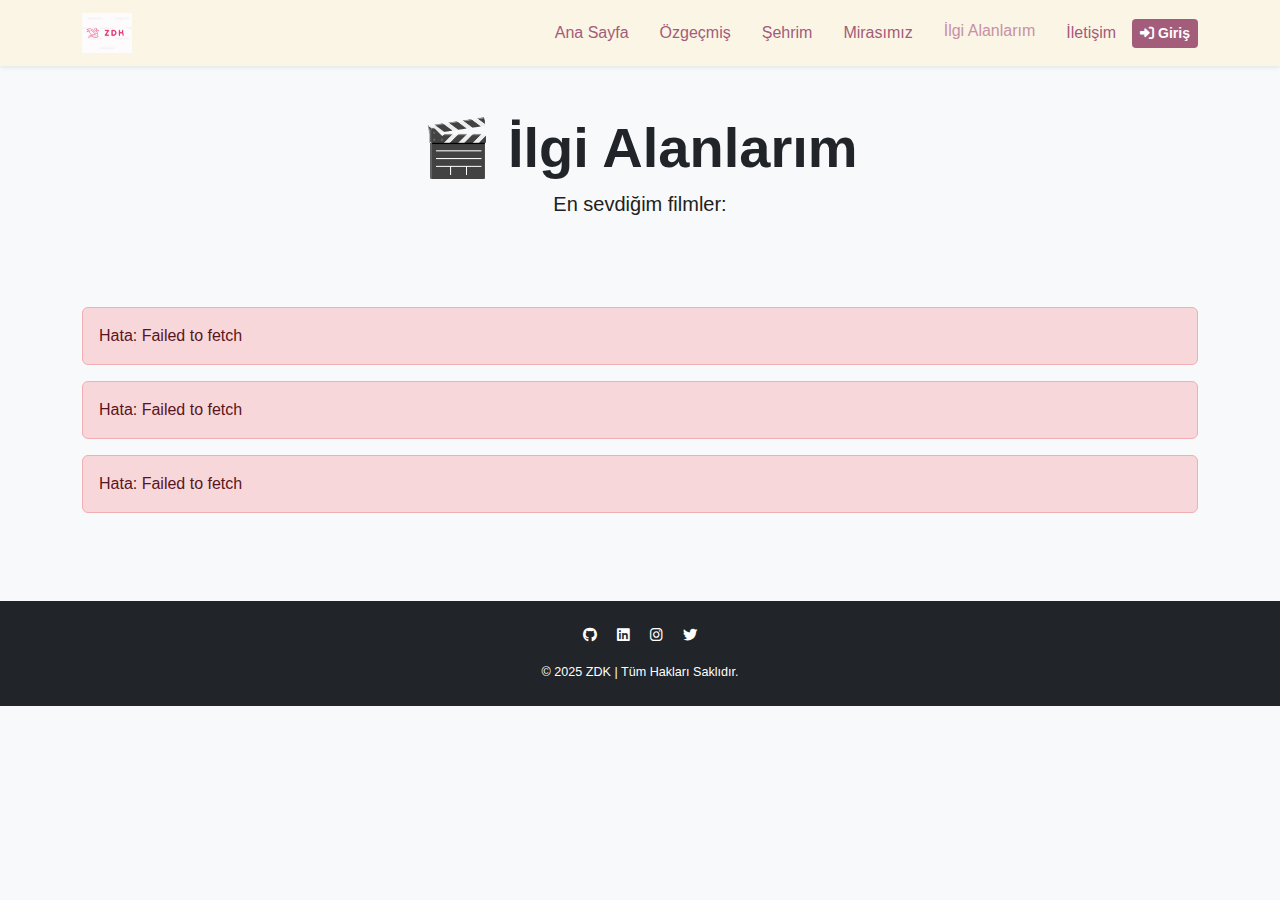
<file: ilgi.html>
<!DOCTYPE html>
<html lang="tr">
<head>
  <meta charset="UTF-8">
  <title>Zeynep'in İlgi Alanları</title>
  <meta name="viewport" content="width=device-width, initial-scale=1.0">

  <!-- Bootstrap CSS -->
  <link href="https://cdn.jsdelivr.net/npm/bootstrap@5.3.2/dist/css/bootstrap.min.css" rel="stylesheet">
  <!-- Font Awesome -->
  <link rel="stylesheet" href="https://cdnjs.cloudflare.com/ajax/libs/font-awesome/6.0.0/css/all.min.css">
  <!-- Google Fonts -->
  <link href="https://fonts.googleapis.com/css2?family=Montserrat:wght@400;600;700&display=swap" rel="stylesheet">

  <!-- Ortak stil -->
  <link rel="stylesheet" href="assets/css/style.css">
  <!-- İlgi alanları özel stil -->
  <link rel="stylesheet" href="assets/css/ilgistyle.css">
</head>
<body>

<!-- Navbar -->
<nav class="navbar navbar-expand-lg navbar-light shadow-sm">
  <div class="container">
    <a class="navbar-brand" href="index.html">
      <img src="assets/images/large.png" alt="ZDK Logo" height="40">
    </a>
    <button class="navbar-toggler" type="button" data-bs-toggle="collapse" data-bs-target="#navbarNav">
      <span class="navbar-toggler-icon"></span>
    </button>
    <div class="collapse navbar-collapse" id="navbarNav">
      <ul class="navbar-nav ms-auto align-items-center">
        <li class="nav-item"><a class="nav-link" href="index.html">Ana Sayfa</a></li>
        <li class="nav-item"><a class="nav-link" href="resume.html">Özgeçmiş</a></li>
        <li class="nav-item"><a class="nav-link" href="sehrim.html">Şehrim</a></li>
        <li class="nav-item"><a class="nav-link" href="mirasimiz.html">Mirasımız</a></li>
        <li class="nav-item"><a class="nav-link active" href="ilgi.html">İlgi Alanlarım</a></li>
        <li class="nav-item"><a class="nav-link" href="contact.html">İletişim</a></li>
        <li class="nav-item"><a class="btn btn-light btn-sm ms-2" href="login.html">Giriş</a></li>
      </ul>
    </div>
  </div>
</nav>

<!-- İçerik Başlığı -->
<header class="py-5 text-center">
  <div class="container">
    <h1 class="display-4 fw-bold text-dark">🎬 İlgi Alanlarım</h1>
    <p class="lead">En sevdiğim filmler:</p>
  </div>
</header>

<!-- Film Listesi -->
<div class="container py-4">
  <div id="filmList"></div>
</div>

<!-- Footer -->
<footer class="bg-dark text-center text-white py-4 mt-5">
  <div class="container">
    <div class="social-icons">
      <a href="https://github.com/dilarazynp" target="_blank" class="text-white me-3"><i class="fab fa-github"></i></a>
      <a href="https://www.linkedin.com/in/zeynepdilarakurnaz/" target="_blank" class="text-white me-3"><i class="fab fa-linkedin"></i></a>
      <a href="#" target="_blank" class="text-white me-3"><i class="fab fa-instagram"></i></a>
      <a href="#" target="_blank" class="text-white"><i class="fab fa-twitter"></i></a>
    </div>
    <small class="mt-3 d-block text-white">&copy; 2025 ZDK | Tüm Hakları Saklıdır.</small>
  </div>
</footer>

<!-- Bootstrap JS -->
<script src="https://cdn.jsdelivr.net/npm/bootstrap@5.3.2/dist/js/bootstrap.bundle.min.js"></script>
<!-- Config -->
<script src="assets/js/config.js"></script>
<!-- Film JS -->
<script src="assets/js/script.js"></script>
<!-- Login State Check -->
<script src="assets/js/login.js"></script>

</body>
</html>
</file>
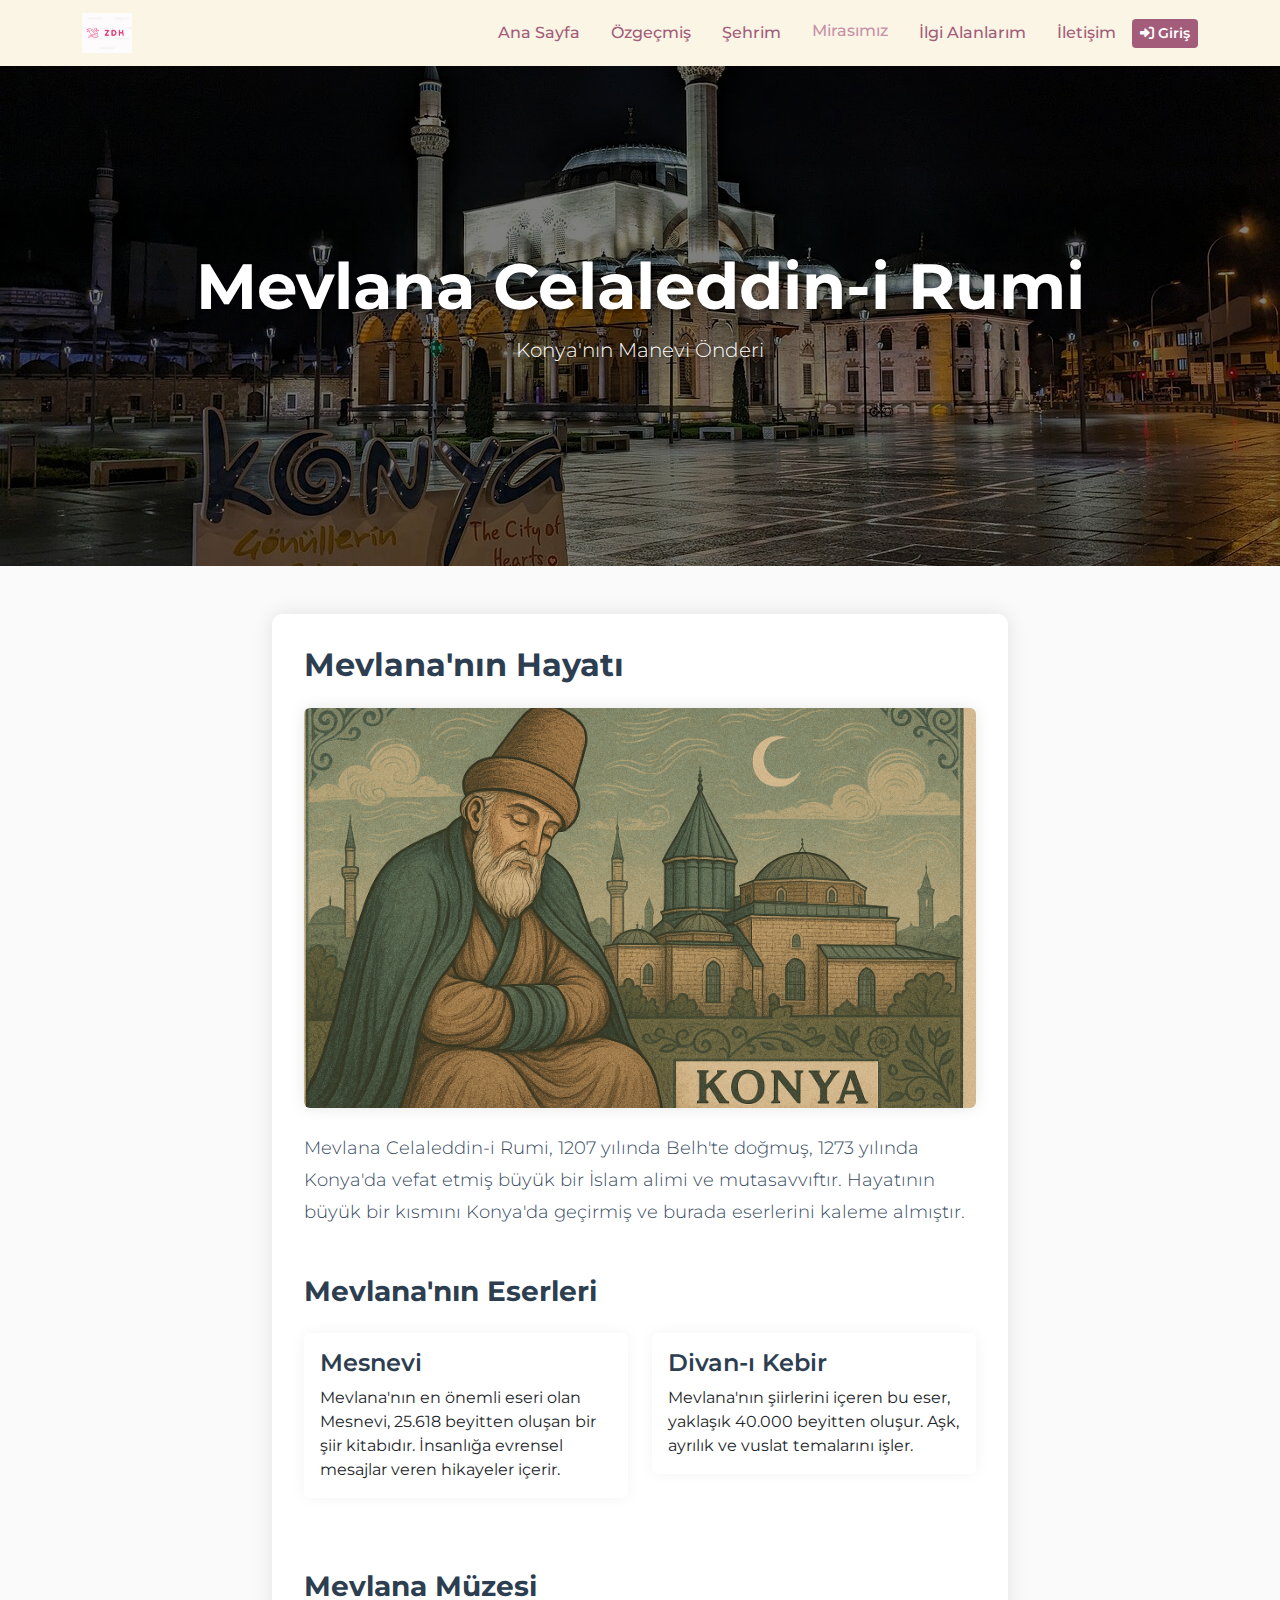
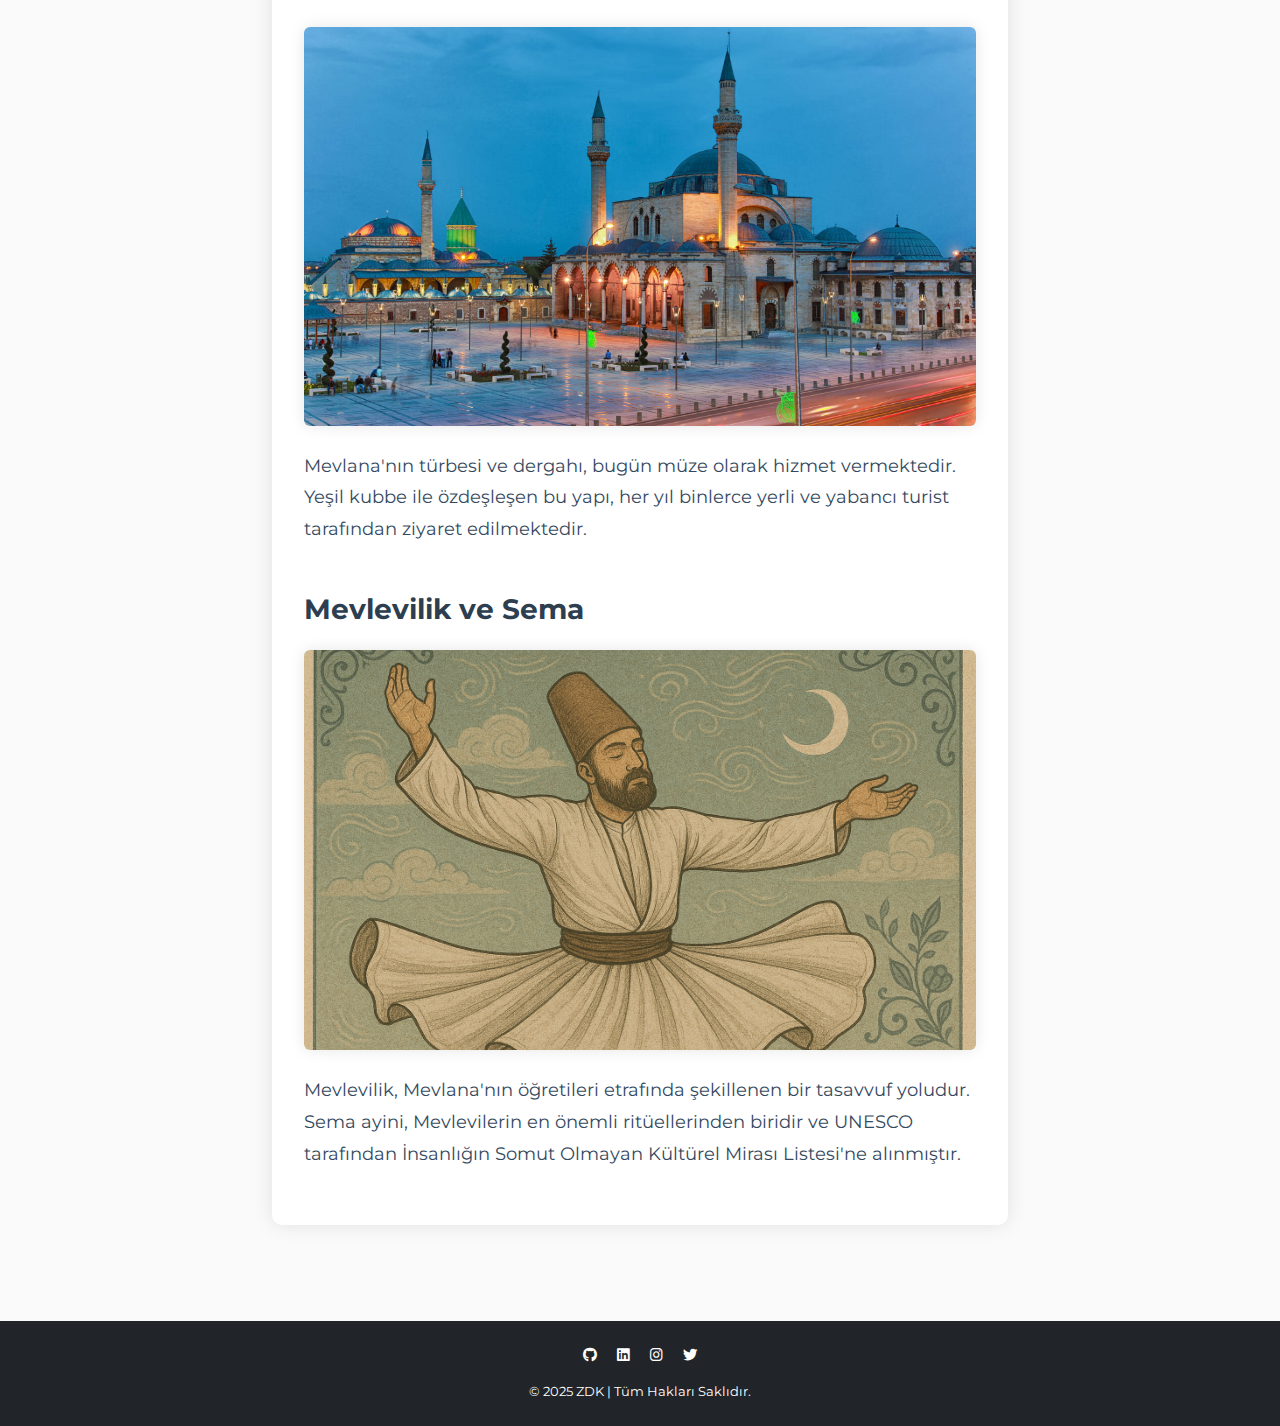
<file: mirasimiz.html>
<!DOCTYPE html>
<html lang="tr">
<head>
    <meta charset="UTF-8">
    <meta name="viewport" content="width=device-width, initial-scale=1.0">
    <title>Mevlana - Kültürel Mirasımız</title>

    <!-- Bootstrap CSS -->
    <link href="https://cdn.jsdelivr.net/npm/bootstrap@5.3.2/dist/css/bootstrap.min.css" rel="stylesheet">

    <!-- Google Fonts -->
    <link href="https://fonts.googleapis.com/css2?family=Montserrat:wght@400;600;700&display=swap" rel="stylesheet">

    <!-- Font Awesome -->
    <link rel="stylesheet" href="https://cdnjs.cloudflare.com/ajax/libs/font-awesome/6.0.0/css/all.min.css">

    <!-- Stil Dosyalarımız -->
    <link rel="stylesheet" href="assets/css/style.css">
    <link rel="stylesheet" href="assets/css/mirasimiz.css">
</head>
<body>

<!-- Navbar -->
<nav class="navbar navbar-expand-lg navbar-light shadow-sm">
    <div class="container">
        <a class="navbar-brand" href="index.html">
            <img src="assets/images/large.png" alt="ZDK Logo" height="40">
        </a>
        <button class="navbar-toggler" type="button" data-bs-toggle="collapse" data-bs-target="#navbarNav">
            <span class="navbar-toggler-icon"></span>
        </button>
        <div class="collapse navbar-collapse" id="navbarNav">
            <ul class="navbar-nav ms-auto align-items-center">
                <li class="nav-item"><a class="nav-link" href="index.html">Ana Sayfa</a></li>
                <li class="nav-item"><a class="nav-link" href="resume.html">Özgeçmiş</a></li>
                <li class="nav-item"><a class="nav-link" href="sehrim.html">Şehrim</a></li>
                <li class="nav-item"><a class="nav-link active" href="mirasimiz.html">Mirasımız</a></li>
                <li class="nav-item"><a class="nav-link" href="ilgi.html">İlgi Alanlarım</a></li>
                <li class="nav-item"><a class="nav-link" href="contact.html">İletişim</a></li>
                <li class="nav-item"><a class="btn btn-light btn-sm ms-2" href="login.html">Giriş</a></li>
            </ul>
        </div>
    </div>
</nav>

<!-- Hero Section -->
<header class="hero-section text-center d-flex align-items-center">
    <div class="container">
        <h1 class="display-3 fw-bold text-white text-shadow">Mevlana Celaleddin-i Rumi</h1>
        <p class="lead text-white text-shadow">Konya'nın Manevi Önderi</p>
    </div>
</header>

<!-- Ana İçerik -->
<section class="container py-5">
    <div class="row">
        <div class="col-lg-8 mx-auto">
            <div class="content-card">
                <h2 class="mb-4">Mevlana'nın Hayatı</h2>
                <div class="museum-info mb-4">
                    <img src="assets/images/mevlana-portrait.png" alt="Mevlana Celaleddin-i Rumi" class="img-fluid rounded mb-4">
                    <p class="lead">
                        Mevlana Celaleddin-i Rumi, 1207 yılında Belh'te doğmuş, 1273 yılında Konya'da vefat etmiş büyük bir İslam alimi ve mutasavvıftır. 
                        Hayatının büyük bir kısmını Konya'da geçirmiş ve burada eserlerini kaleme almıştır.
                    </p>
                </div>
                
                <h3 class="mt-5 mb-4">Mevlana'nın Eserleri</h3>
                <div class="row">
                    <div class="col-md-6">
                        <div class="card mb-4">
                            <div class="card-body">
                                <h4 class="card-title">Mesnevi</h4>
                                <p class="card-text">
                                    Mevlana'nın en önemli eseri olan Mesnevi, 25.618 beyitten oluşan bir şiir kitabıdır. 
                                    İnsanlığa evrensel mesajlar veren hikayeler içerir.
                                </p>
                            </div>
                        </div>
                    </div>
                    <div class="col-md-6">
                        <div class="card mb-4">
                            <div class="card-body">
                                <h4 class="card-title">Divan-ı Kebir</h4>
                                <p class="card-text">
                                    Mevlana'nın şiirlerini içeren bu eser, yaklaşık 40.000 beyitten oluşur. 
                                    Aşk, ayrılık ve vuslat temalarını işler.
                                </p>
                            </div>
                        </div>
                    </div>
                </div>

                <h3 class="mt-5 mb-4">Mevlana Müzesi</h3>
                <div class="museum-info">
                    <img src="assets/images/mevlana-museum.jpg" alt="Mevlana Müzesi" class="img-fluid rounded mb-4">
                    <p>
                        Mevlana'nın türbesi ve dergahı, bugün müze olarak hizmet vermektedir. 
                        Yeşil kubbe ile özdeşleşen bu yapı, her yıl binlerce yerli ve yabancı turist tarafından ziyaret edilmektedir.
                    </p>
                </div>

                <h3 class="mt-5 mb-4">Mevlevilik ve Sema</h3>
                <div class="museum-info mb-4">
                    <img src="assets/images/sema.png" alt="Sema Gösterisi" class="img-fluid rounded mb-4">
                    <p>
                        Mevlevilik, Mevlana'nın öğretileri etrafında şekillenen bir tasavvuf yoludur. 
                        Sema ayini, Mevlevilerin en önemli ritüellerinden biridir ve UNESCO tarafından 
                        İnsanlığın Somut Olmayan Kültürel Mirası Listesi'ne alınmıştır.
                    </p>
                </div>
            </div>
        </div>
    </div>
</section>

<!-- Footer -->
<footer class="bg-dark text-center text-white py-4 mt-5">
    <div class="container">
        <div class="social-icons">
            <a href="https://github.com/dilarazynp" target="_blank" class="text-white me-3"><i class="fab fa-github"></i></a>
            <a href="https://www.linkedin.com/in/zeynepdilarakurnaz/" target="_blank" class="text-white me-3"><i class="fab fa-linkedin"></i></a>
            <a href="#" target="_blank" class="text-white me-3"><i class="fab fa-instagram"></i></a>
            <a href="#" target="_blank" class="text-white"><i class="fab fa-twitter"></i></a>
        </div>
        <small class="mt-3 d-block text-white">&copy; 2025 ZDK | Tüm Hakları Saklıdır.</small>
    </div>
</footer>

<!-- Bootstrap JS -->
<script src="https://cdn.jsdelivr.net/npm/bootstrap@5.3.2/dist/js/bootstrap.bundle.min.js"></script>

<!-- Login State Check -->
<script src="assets/js/login.js"></script>

</body>
</html>
</file>
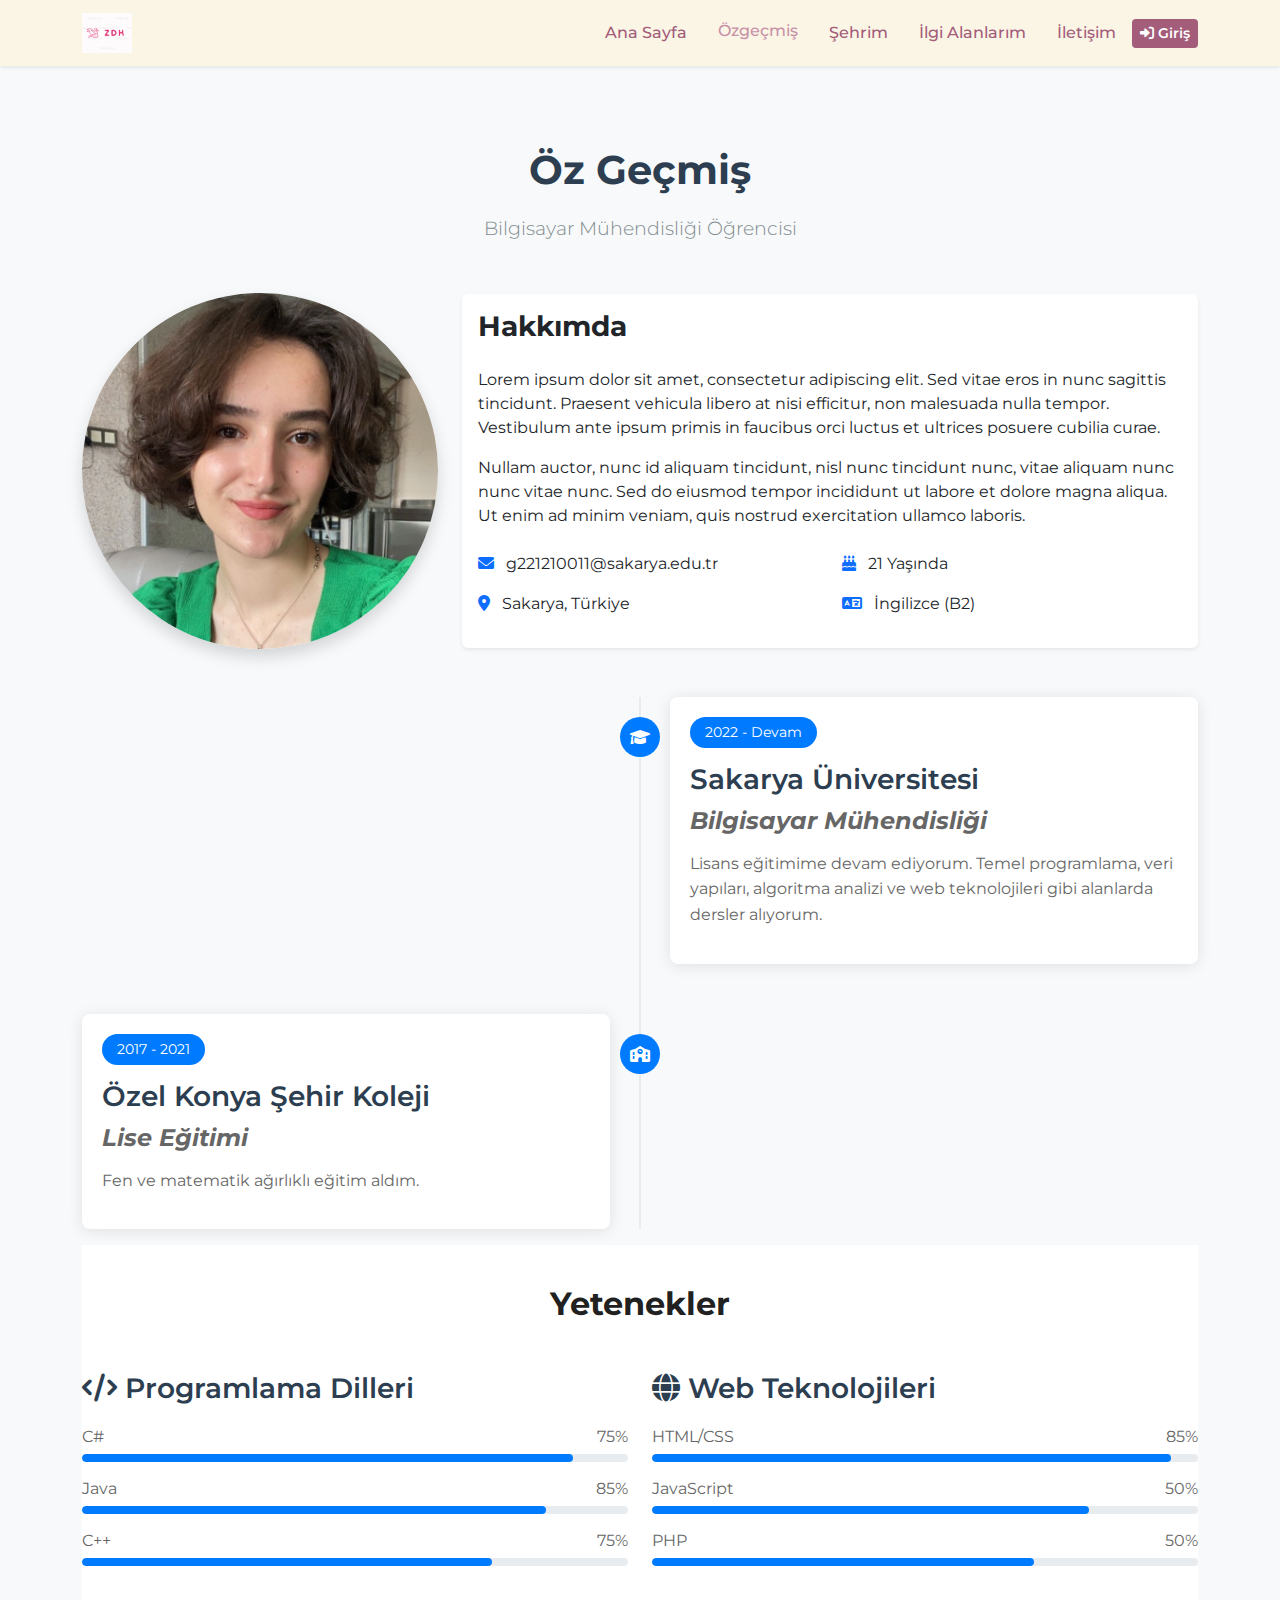
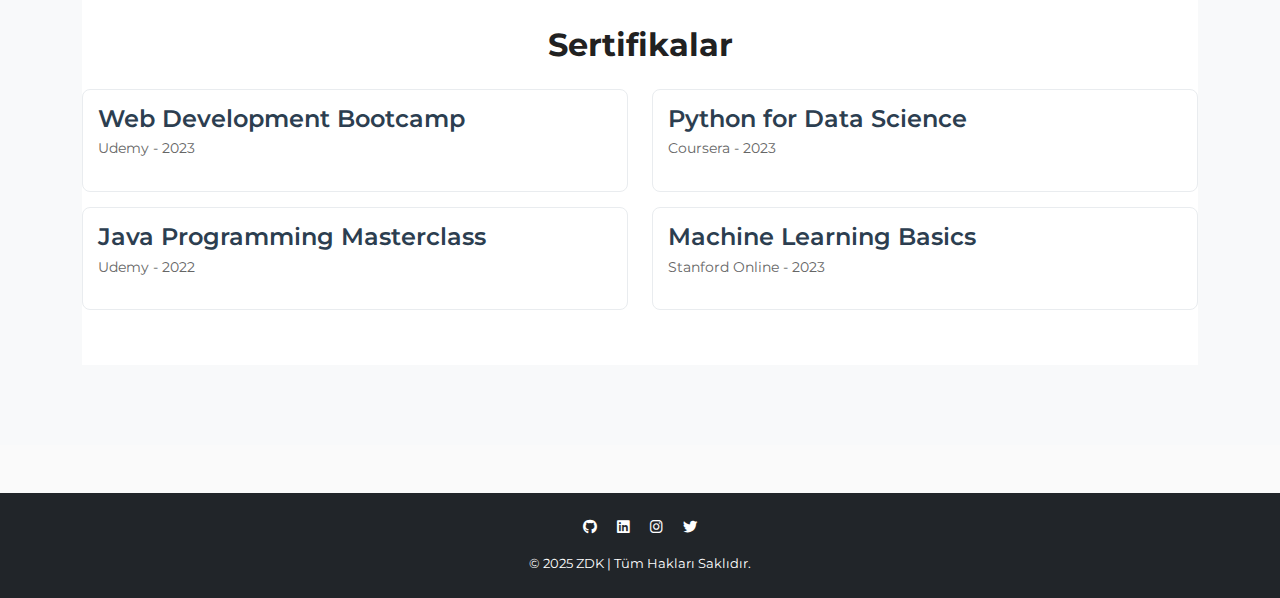
<file: resume.html>
<!DOCTYPE html>
<html lang="tr">
<head>
    <meta charset="UTF-8">
    <meta name="viewport" content="width=device-width, initial-scale=1.0">
    <title>Özgeçmiş - ZDK</title>

    <!-- Bootstrap CSS -->
    <link href="https://cdn.jsdelivr.net/npm/bootstrap@5.3.2/dist/css/bootstrap.min.css" rel="stylesheet">

    <!-- Google Fonts -->
    <link href="https://fonts.googleapis.com/css2?family=Montserrat:wght@400;600;700&display=swap" rel="stylesheet">

    <!-- Font Awesome -->
    <link rel="stylesheet" href="https://cdnjs.cloudflare.com/ajax/libs/font-awesome/6.0.0/css/all.min.css">

    <!-- Stil Dosyalarımız -->
    <link rel="stylesheet" href="assets/css/style.css">
    <link rel="stylesheet" href="assets/css/resume.css">
</head>
<body>

<!-- Navbar -->
<nav class="navbar navbar-expand-lg navbar-light shadow-sm">
    <div class="container">
        <a class="navbar-brand" href="index.html">
            <img src="assets/images/large.png" alt="ZDK Logo" height="40">
        </a>
        <button class="navbar-toggler" type="button" data-bs-toggle="collapse" data-bs-target="#navbarNav">
            <span class="navbar-toggler-icon"></span>
        </button>
        <div class="collapse navbar-collapse" id="navbarNav">
            <ul class="navbar-nav ms-auto align-items-center">
                <li class="nav-item"><a class="nav-link" href="index.html">Ana Sayfa</a></li>
                <li class="nav-item"><a class="nav-link active" href="resume.html">Özgeçmiş</a></li>
                <li class="nav-item"><a class="nav-link" href="sehrim.html">Şehrim</a></li>
                <li class="nav-item"><a class="nav-link" href="interests.html">İlgi Alanlarım</a></li>
                <li class="nav-item"><a class="nav-link" href="contact.html">İletişim</a></li>
                <li class="nav-item"><a class="btn btn-light btn-sm ms-2" href="login.html">Giriş</a></li>
            </ul>
        </div>
    </div>
</nav>

<!-- Resume Header -->
<section class="resume-section">
    <div class="container">
        <div class="resume-header">
            <h1>Öz Geçmiş</h1>
            <p class="lead">Bilgisayar Mühendisliği Öğrencisi</p>
        </div>

        <!-- Kişisel Tanıtım -->
        <div class="personal-intro mb-5">
            <div class="row align-items-center">
                <div class="col-md-4 mb-4 mb-md-0">
                    <img src="assets/images/1720639151245.jpeg" alt="Profil Fotoğrafı" class="img-fluid rounded-circle shadow">
                </div>
                <div class="col-md-8">
                    <div class="card border-0 shadow-sm">
                        <div class="card-body">
                            <h3 class="card-title mb-4">Hakkımda</h3>
                            <p class="card-text">
                                Lorem ipsum dolor sit amet, consectetur adipiscing elit. Sed vitae eros in nunc sagittis tincidunt. 
                                Praesent vehicula libero at nisi efficitur, non malesuada nulla tempor. Vestibulum ante ipsum primis 
                                in faucibus orci luctus et ultrices posuere cubilia curae.
                            </p>
                            <p class="card-text">
                                Nullam auctor, nunc id aliquam tincidunt, nisl nunc tincidunt nunc, vitae aliquam nunc nunc vitae nunc. 
                                Sed do eiusmod tempor incididunt ut labore et dolore magna aliqua. Ut enim ad minim veniam, quis nostrud 
                                exercitation ullamco laboris.
                            </p>
                            <div class="personal-details mt-4">
                                <div class="row">
                                    <div class="col-md-6">
                                        <p><i class="fas fa-envelope me-2 text-primary"></i> g221210011@sakarya.edu.tr</p>
                                        <p><i class="fas fa-map-marker-alt me-2 text-primary"></i> Sakarya, Türkiye</p>
                                    </div>
                                    <div class="col-md-6">
                                        <p><i class="fas fa-birthday-cake me-2 text-primary"></i> 21 Yaşında</p>
                                        <p><i class="fas fa-language me-2 text-primary"></i> İngilizce (B2)</p>
                                    </div>
                                </div>
                            </div>
                        </div>
                    </div>
                </div>
            </div>
        </div>

        <!-- Timeline -->
        <ul class="timeline">
            <!-- Eğitim -->
            <li class="timeline-item">
                <div class="timeline-icon">
                    <i class="fas fa-graduation-cap"></i>
                </div>
                <div class="timeline-content">
                    <span class="timeline-date">2022 - Devam</span>
                    <h3 class="timeline-title">Sakarya Üniversitesi</h3>
                    <h4 class="timeline-subtitle">Bilgisayar Mühendisliği</h4>
                    <p class="timeline-text">
                        Lisans eğitimime devam ediyorum. Temel programlama, veri yapıları, 
                        algoritma analizi ve web teknolojileri gibi alanlarda dersler alıyorum.
                    </p>
                </div>
            </li>

            <li class="timeline-item">
                <div class="timeline-icon">
                    <i class="fas fa-school"></i>
                </div>
                <div class="timeline-content">
                    <span class="timeline-date">2017 - 2021</span>
                    <h3 class="timeline-title">Özel Konya Şehir Koleji</h3>
                    <h4 class="timeline-subtitle">Lise Eğitimi</h4>
                    <p class="timeline-text">
                        Fen ve matematik ağırlıklı eğitim aldım. 
                    </p>
                </div>
            </li>
        </ul>

        <!-- Skills -->
        <div class="skills-section">
            <h2 class="text-center mb-5">Yetenekler</h2>
            <div class="row">
                <!-- Programlama Dilleri -->
                <div class="col-md-6">
                    <div class="skill-category">
                        <h3><i class="fas fa-code me-2"></i>Programlama Dilleri</h3>
                        <div class="skill-item">
                            <div class="skill-name">
                                <span>C#</span>
                                <span>75%</span>
                            </div>
                            <div class="skill-bar">
                                <div class="skill-progress" style="width: 90%"></div>
                            </div>
                        </div>
                        <div class="skill-item">
                            <div class="skill-name">
                                <span>Java</span>
                                <span>85%</span>
                            </div>
                            <div class="skill-bar">
                                <div class="skill-progress" style="width: 85%"></div>
                            </div>
                        </div>
                        <div class="skill-item">
                            <div class="skill-name">
                                <span>C++</span>
                                <span>75%</span>
                            </div>
                            <div class="skill-bar">
                                <div class="skill-progress" style="width: 75%"></div>
                            </div>
                        </div>
                    </div>
                </div>

                <!-- Web Teknolojileri -->
                <div class="col-md-6">
                    <div class="skill-category">
                        <h3><i class="fas fa-globe me-2"></i>Web Teknolojileri</h3>
                        <div class="skill-item">
                            <div class="skill-name">
                                <span>HTML/CSS</span>
                                <span>85%</span>
                            </div>
                            <div class="skill-bar">
                                <div class="skill-progress" style="width: 95%"></div>
                            </div>
                        </div>
                        <div class="skill-item">
                            <div class="skill-name">
                                <span>JavaScript</span>
                                <span>50%</span>
                            </div>
                            <div class="skill-bar">
                                <div class="skill-progress" style="width: 80%"></div>
                            </div>
                        </div>
                        <div class="skill-item">
                            <div class="skill-name">
                                <span>PHP</span>
                                <span>50%</span>
                            </div>
                            <div class="skill-bar">
                                <div class="skill-progress" style="width: 70%"></div>
                            </div>
                        </div>
                    </div>
                </div>
            </div>

            <!-- Sertifikalar -->
            <div class="certificates">
                <h2 class="text-center mb-4">Sertifikalar</h2>
                <div class="row">
                    <div class="col-md-6">
                        <div class="certificate-item">
                            <h4 class="certificate-title">Web Development Bootcamp</h4>
                            <p class="certificate-issuer">Udemy - 2023</p>
                        </div>
                    </div>
                    <div class="col-md-6">
                        <div class="certificate-item">
                            <h4 class="certificate-title">Python for Data Science</h4>
                            <p class="certificate-issuer">Coursera - 2023</p>
                        </div>
                    </div>
                    <div class="col-md-6">
                        <div class="certificate-item">
                            <h4 class="certificate-title">Java Programming Masterclass</h4>
                            <p class="certificate-issuer">Udemy - 2022</p>
                        </div>
                    </div>
                    <div class="col-md-6">
                        <div class="certificate-item">
                            <h4 class="certificate-title">Machine Learning Basics</h4>
                            <p class="certificate-issuer">Stanford Online - 2023</p>
                        </div>
                    </div>
                </div>
            </div>
        </div>
    </div>
</section>

<!-- Footer -->
<footer class="bg-dark text-center text-white py-4 mt-5">
    <div class="container">
        <div class="social-icons">
            <a href="https://github.com/dilarazynp" target="_blank" class="text-white me-3"><i class="fab fa-github"></i></a>
            <a href="https://www.linkedin.com/in/zeynepdilarakurnaz/" target="_blank" class="text-white me-3"><i class="fab fa-linkedin"></i></a>
            <a href="#" target="_blank" class="text-white me-3"><i class="fab fa-instagram"></i></a>
            <a href="#" target="_blank" class="text-white"><i class="fab fa-twitter"></i></a>
        </div>
        <small class="mt-3 d-block text-white">&copy; 2025 ZDK | Tüm Hakları Saklıdır.</small>
    </div>
</footer>

<!-- Bootstrap JS -->
<script src="https://cdn.jsdelivr.net/npm/bootstrap@5.3.2/dist/js/bootstrap.bundle.min.js"></script>

<!-- Login State Check -->
<script src="assets/js/login.js"></script>

</body>
</html>
</file>
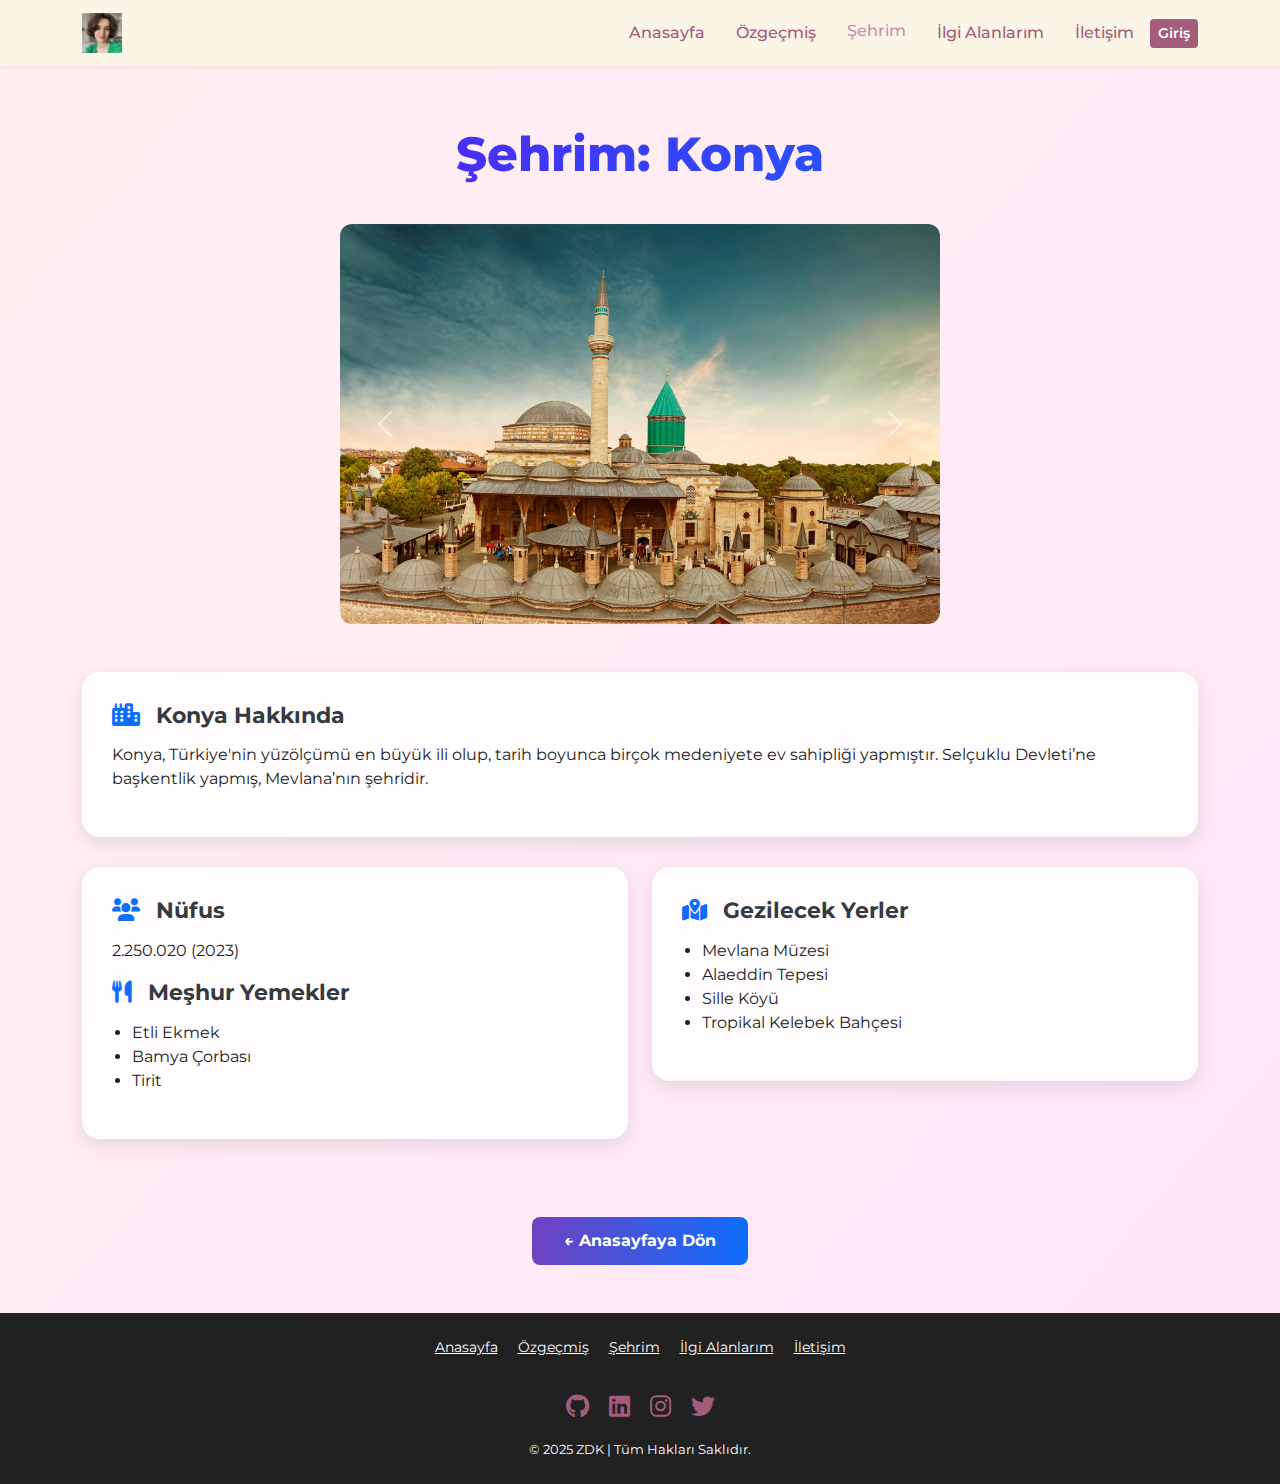
<file: sehrim.html>
<!DOCTYPE html>
<html lang="tr">
<head>
  <meta charset="UTF-8">
  <title>Şehrim: Konya</title>
  <meta name="viewport" content="width=device-width, initial-scale=1.0">

  <!-- Bootstrap -->
  <link href="https://cdn.jsdelivr.net/npm/bootstrap@5.3.2/dist/css/bootstrap.min.css" rel="stylesheet">

  <!-- Google Fonts -->
  <link href="https://fonts.googleapis.com/css2?family=Montserrat:wght@400;600;700&display=swap" rel="stylesheet">

  <!-- Font Awesome -->
  <link rel="stylesheet" href="https://cdnjs.cloudflare.com/ajax/libs/font-awesome/6.0.0/css/all.min.css">

  <!-- Özel Stil Dosyaları -->
  <link rel="stylesheet" href="./assets/css/style.css">
  <link rel="stylesheet" href="./assets/css/index.css">

  <style>
    body {
      font-family: 'Montserrat', sans-serif;
      background: linear-gradient(to bottom right, #fff1f1, #ffe6fa);
      margin: 0;
      color: #212121;
    }

    .section-title {
      font-weight: 800;
      font-size: 3rem;
      text-align: center;
      margin: 60px 0 40px;
      background: linear-gradient(90deg, #6610f2, #0d6efd);
      -webkit-background-clip: text;
      -webkit-text-fill-color: transparent;
    }

    .info-card {
      background-color: #ffffffdd;
      border-radius: 18px;
      box-shadow: 0 6px 20px rgba(0, 0, 0, 0.1);
      padding: 30px;
      margin-bottom: 30px;
      transition: all 0.3s ease;
    }

    .info-card:hover {
      transform: translateY(-5px);
      box-shadow: 0 10px 25px rgba(0, 0, 0, 0.15);
    }

    .icon-title {
      font-weight: 700;
      font-size: 1.4rem;
      margin-bottom: 15px;
      color: #343a40;
    }

    .icon-title i {
      color: #0d6efd;
      margin-right: 10px;
    }

    .btn-back {
      background: linear-gradient(90deg, #6f42c1, #0d6efd);
      border: none;
      padding: 12px 32px;
      font-weight: bold;
      border-radius: 8px;
      color: white;
      transition: background 0.3s ease;
    }

    .btn-back:hover {
      background: linear-gradient(90deg, #5a32a3, #084cdf);
    }

    .carousel-inner img {
      border-radius: 12px;
      transition: transform 0.5s ease;
    }

    .carousel-inner img:hover {
      transform: scale(1.02);
    }

    footer {
      background-color: #212121;
    }

    footer a:hover {
      color: #adb5bd !important;
    }

    ul {
      padding-left: 20px;
    }
  </style>
</head>
<body>

<!-- Navbar -->
<nav class="navbar navbar-expand-lg navbar-light shadow-sm" style="background-color: #FBF5E5;">
  <div class="container">
    <a class="navbar-brand" href="index.html">
      <img src="./assets/images/1720639151245.jpeg" alt="ZDK Logo" height="40">
    </a>
    <button class="navbar-toggler" type="button" data-bs-toggle="collapse" data-bs-target="#navbarNav">
      <span class="navbar-toggler-icon"></span>
    </button>
    <div class="collapse navbar-collapse" id="navbarNav">
      <ul class="navbar-nav ms-auto align-items-center">
        <li class="nav-item"><a class="nav-link" href="index.html">Anasayfa</a></li>
        <li class="nav-item"><a class="nav-link" href="cv.html">Özgeçmiş</a></li>
        <li class="nav-item"><a class="nav-link active" href="sehrim.html">Şehrim</a></li>
        <li class="nav-item"><a class="nav-link" href="interests.html">İlgi Alanlarım</a></li>
        <li class="nav-item"><a class="nav-link" href="contact.html">İletişim</a></li>
        <li class="nav-item"><a class="btn btn-light btn-sm ms-2" href="login.html">Giriş</a></li>
      </ul>
    </div>
  </div>
</nav>

<!-- Başlık -->
<div class="container">
  <h1 class="section-title">Şehrim: Konya</h1>
</div>

<!-- Slider -->
<div class="container mb-5">
  <div id="sehirSlider" class="carousel slide mx-auto" data-bs-ride="carousel" style="max-width: 600px;">
    <div class="carousel-inner">
      <div class="carousel-item active">
        <a href="yer1.html"><img src="assets/images/slider1.jpg" class="d-block w-100" alt="Yer 1" style="height: 400px; object-fit: cover;"></a>
      </div>
      <div class="carousel-item">
        <a href="yer2.html"><img src="assets/images/slider2.jpg" class="d-block w-100" alt="Yer 2" style="height: 400px; object-fit: cover;"></a>
      </div>
      <div class="carousel-item">
        <a href="yer3.html"><img src="assets/images/slider3.jpg" class="d-block w-100" alt="Yer 3" style="height: 400px; object-fit: cover;"></a>
      </div>
      <div class="carousel-item">
        <a href="yer4.html"><img src="assets/images/slider4.jpg" class="d-block w-100" alt="Yer 4" style="height: 400px; object-fit: cover;"></a>
      </div>
    </div>
    <button class="carousel-control-prev" type="button" data-bs-target="#sehirSlider" data-bs-slide="prev">
      <span class="carousel-control-prev-icon"></span>
    </button>
    <button class="carousel-control-next" type="button" data-bs-target="#sehirSlider" data-bs-slide="next">
      <span class="carousel-control-next-icon"></span>
    </button>
  </div>
</div>

<!-- Bilgi Kartları -->
<div class="container">
  <div class="info-card">
    <h3 class="icon-title"><i class="fas fa-city"></i> Konya Hakkında</h3>
    <p>Konya, Türkiye'nin yüzölçümü en büyük ili olup, tarih boyunca birçok medeniyete ev sahipliği yapmıştır. Selçuklu Devleti’ne başkentlik yapmış, Mevlana’nın şehridir.</p>
  </div>

  <div class="row">
    <div class="col-md-6">
      <div class="info-card">
        <h4 class="icon-title"><i class="fas fa-users"></i> Nüfus</h4>
        <p>2.250.020 (2023)</p>

        <h4 class="icon-title"><i class="fas fa-utensils"></i> Meşhur Yemekler</h4>
        <ul>
          <li>Etli Ekmek</li>
          <li>Bamya Çorbası</li>
          <li>Tirit</li>
        </ul>
      </div>
    </div>
    <div class="col-md-6">
      <div class="info-card">
        <h4 class="icon-title"><i class="fas fa-map-marked-alt"></i> Gezilecek Yerler</h4>
        <ul>
          <li>Mevlana Müzesi</li>
          <li>Alaeddin Tepesi</li>
          <li>Sille Köyü</li>
          <li>Tropikal Kelebek Bahçesi</li>
        </ul>
      </div>
    </div>
  </div>
</div>

<!-- Geri Butonu -->
<div class="text-center my-5">
  <a href="index.html" class="btn btn-back">← Anasayfaya Dön</a>
</div>

<!-- Footer -->
<footer class="text-white text-center py-4 mt-5">
  <div class="container">
    <div class="mb-3">
      <a href="index.html" class="text-white me-3">Anasayfa</a>
      <a href="cv.html" class="text-white me-3">Özgeçmiş</a>
      <a href="sehrim.html" class="text-white me-3">Şehrim</a>
      <a href="interests.html" class="text-white me-3">İlgi Alanlarım</a>
      <a href="contact.html" class="text-white">İletişim</a>
    </div>
    <div class="social-icons">
      <a href="#"><i class="fab fa-github"></i></a>
      <a href="#"><i class="fab fa-linkedin"></i></a>
      <a href="#"><i class="fab fa-instagram"></i></a>
      <a href="#"><i class="fab fa-twitter"></i></a>
    </div>
    <small class="mt-3 d-block">&copy; 2025 ZDK | Tüm Hakları Saklıdır.</small>
  </div>
</footer>

<!-- Bootstrap JS -->
<script src="https://cdn.jsdelivr.net/npm/bootstrap@5.3.2/dist/js/bootstrap.bundle.min.js"></script>
</body>
</html>
</file>
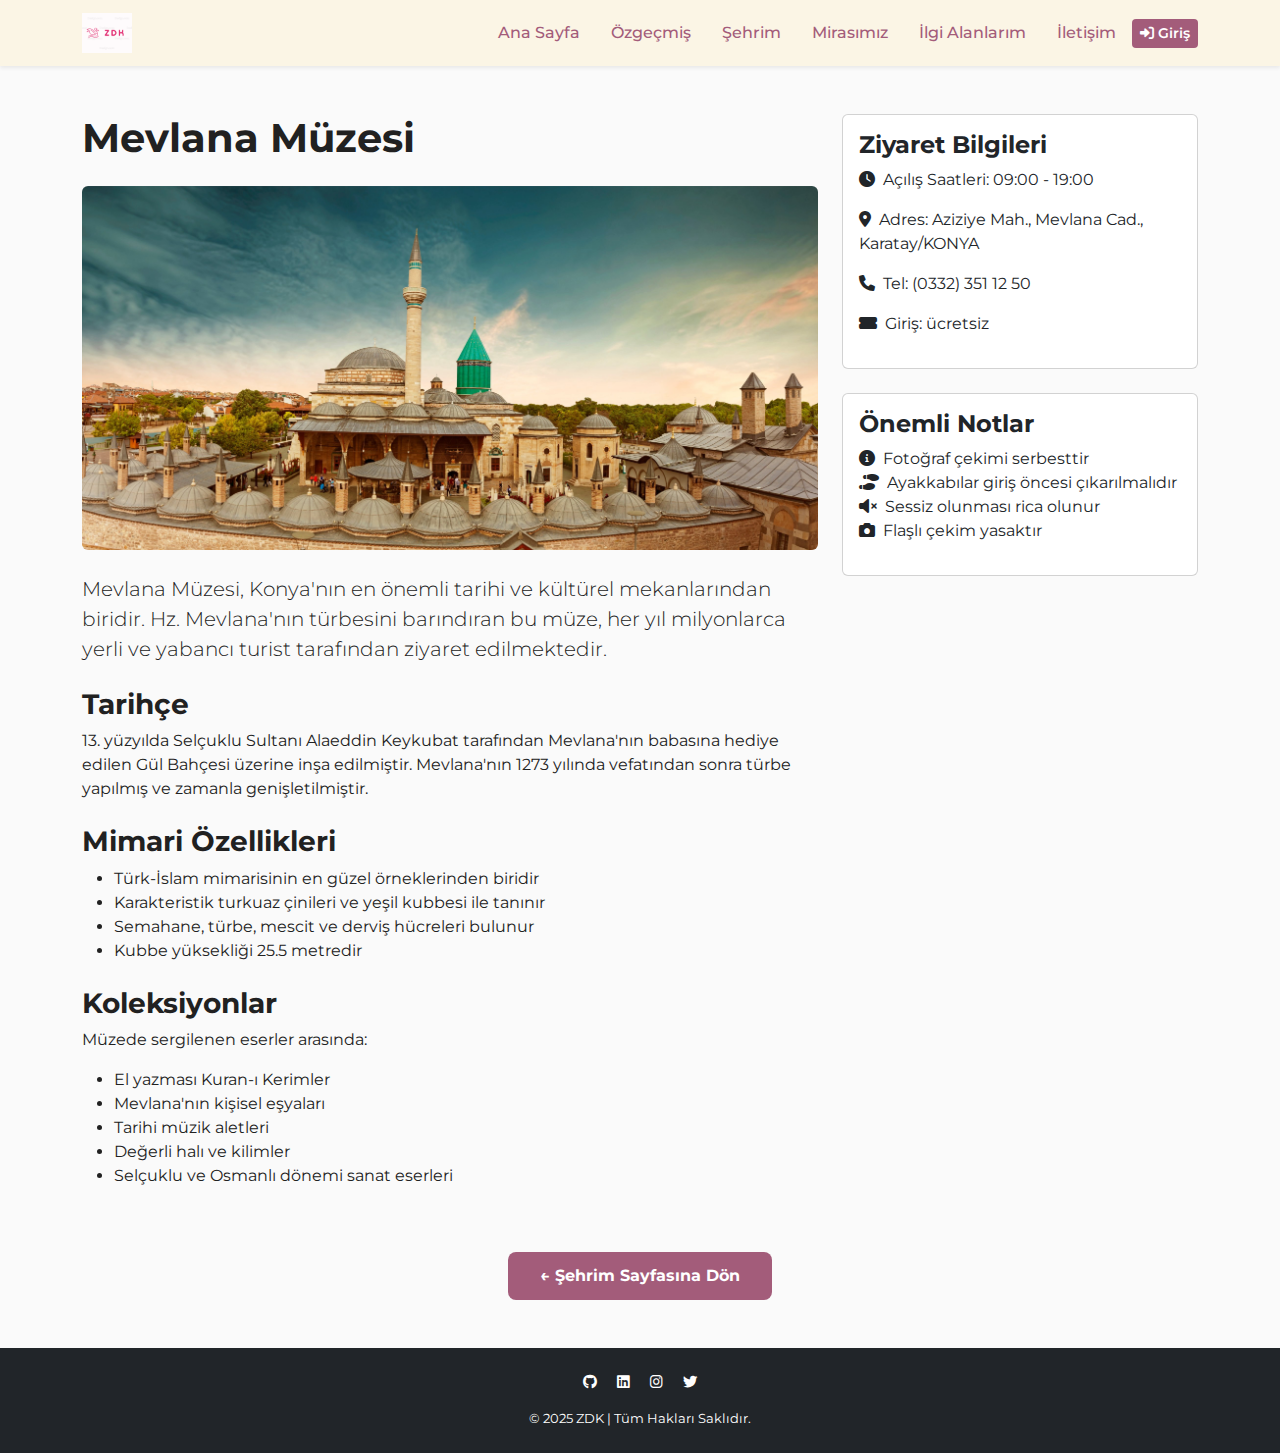
<file: yer1.html>
<!DOCTYPE html>
<html lang="tr">
<head>
    <meta charset="UTF-8">
    <meta name="viewport" content="width=device-width, initial-scale=1.0">
    <title>Mevlana Müzesi - Konya</title>
    
    <!-- Bootstrap CSS -->
    <link href="https://cdn.jsdelivr.net/npm/bootstrap@5.3.2/dist/css/bootstrap.min.css" rel="stylesheet">
    
    <!-- Google Fonts -->
    <link href="https://fonts.googleapis.com/css2?family=Montserrat:wght@400;600;700&display=swap" rel="stylesheet">
    
    <!-- Font Awesome -->
    <link rel="stylesheet" href="https://cdnjs.cloudflare.com/ajax/libs/font-awesome/6.0.0/css/all.min.css">
    
    <!-- Stil Dosyalarımız -->
    <link rel="stylesheet" href="assets/css/style.css">
    <link rel="stylesheet" href="assets/css/sehrim.css">
</head>
<body>

<!-- Navbar -->
<nav class="navbar navbar-expand-lg navbar-light shadow-sm">
    <div class="container">
        <a class="navbar-brand" href="index.html">
            <img src="assets/images/large.png" alt="ZDK Logo" height="40">
        </a>
        <button class="navbar-toggler" type="button" data-bs-toggle="collapse" data-bs-target="#navbarNav">
            <span class="navbar-toggler-icon"></span>
        </button>
        <div class="collapse navbar-collapse" id="navbarNav">
            <ul class="navbar-nav ms-auto align-items-center">
                <li class="nav-item"><a class="nav-link" href="index.html">Ana Sayfa</a></li>
                <li class="nav-item"><a class="nav-link" href="resume.html">Özgeçmiş</a></li>
                <li class="nav-item"><a class="nav-link" href="sehrim.html">Şehrim</a></li>
                <li class="nav-item"><a class="nav-link" href="mirasimiz.html">Mirasımız</a></li>
                <li class="nav-item"><a class="nav-link" href="ilgi.html">İlgi Alanlarım</a></li>
                <li class="nav-item"><a class="nav-link" href="contact.html">İletişim</a></li>
                <li class="nav-item"><a class="btn btn-light btn-sm ms-2" href="login.html">Giriş</a></li>
            </ul>
        </div>
    </div>
</nav>

<!-- İçerik -->
<div class="container my-5">
    <div class="row">
        <div class="col-lg-8">
            <h1 class="mb-4">Mevlana Müzesi</h1>
            <img src="./assets/images//slider1.jpg" class="img-fluid rounded mb-4" alt="Mevlana Müzesi">
            <p class="lead">Mevlana Müzesi, Konya'nın en önemli tarihi ve kültürel mekanlarından biridir. Hz. Mevlana'nın türbesini barındıran bu müze, her yıl milyonlarca yerli ve yabancı turist tarafından ziyaret edilmektedir.</p>
            
            <h3 class="mt-4">Tarihçe</h3>
            <p>13. yüzyılda Selçuklu Sultanı Alaeddin Keykubat tarafından Mevlana'nın babasına hediye edilen Gül Bahçesi üzerine inşa edilmiştir. Mevlana'nın 1273 yılında vefatından sonra türbe yapılmış ve zamanla genişletilmiştir.</p>
            
            <h3 class="mt-4">Mimari Özellikleri</h3>
            <ul>
                <li>Türk-İslam mimarisinin en güzel örneklerinden biridir</li>
                <li>Karakteristik turkuaz çinileri ve yeşil kubbesi ile tanınır</li>
                <li>Semahane, türbe, mescit ve derviş hücreleri bulunur</li>
                <li>Kubbe yüksekliği 25.5 metredir</li>
            </ul>
            
            <h3 class="mt-4">Koleksiyonlar</h3>
            <p>Müzede sergilenen eserler arasında:</p>
            <ul>
                <li>El yazması Kuran-ı Kerimler</li>
                <li>Mevlana'nın kişisel eşyaları</li>
                <li>Tarihi müzik aletleri</li>
                <li>Değerli halı ve kilimler</li>
                <li>Selçuklu ve Osmanlı dönemi sanat eserleri</li>
            </ul>
        </div>
        
        <div class="col-lg-4">
            <div class="card mb-4">
                <div class="card-body">
                    <h4 class="card-title">Ziyaret Bilgileri</h4>
                    <p><i class="fas fa-clock me-2"></i>Açılış Saatleri: 09:00 - 19:00</p>
                    <p><i class="fas fa-map-marker-alt me-2"></i>Adres: Aziziye Mah., Mevlana Cad., Karatay/KONYA</p>
                    <p><i class="fas fa-phone me-2"></i>Tel: (0332) 351 12 50</p>
                    <p><i class="fas fa-ticket-alt me-2"></i>Giriş: ücretsiz</p>
                </div>
            </div>
            
            <div class="card">
                <div class="card-body">
                    <h4 class="card-title">Önemli Notlar</h4>
                    <ul class="list-unstyled">
                        <li><i class="fas fa-info-circle me-2"></i>Fotoğraf çekimi serbesttir</li>
                        <li><i class="fas fa-shoe-prints me-2"></i>Ayakkabılar giriş öncesi çıkarılmalıdır</li>
                        <li><i class="fas fa-volume-mute me-2"></i>Sessiz olunması rica olunur</li>
                        <li><i class="fas fa-camera me-2"></i>Flaşlı çekim yasaktır</li>
                    </ul>
                </div>
            </div>
        </div>
    </div>
</div>

<!-- Geri Butonu -->
<div class="container text-center my-5">
    <a href="sehrim.html" class="btn btn-back">← Şehrim Sayfasına Dön</a>
</div>

<!-- Footer -->
<footer class="bg-dark text-center text-white py-4 mt-5">
    <div class="container">
        <div class="social-icons">
            <a href="https://github.com/dilarazynp" target="_blank" class="text-white me-3"><i class="fab fa-github"></i></a>
            <a href="https://www.linkedin.com/in/zeynepdilarakurnaz/" target="_blank" class="text-white me-3"><i class="fab fa-linkedin"></i></a>
            <a href="#" target="_blank" class="text-white me-3"><i class="fab fa-instagram"></i></a>
            <a href="#" target="_blank" class="text-white"><i class="fab fa-twitter"></i></a>
        </div>
        <small class="mt-3 d-block text-white">&copy; 2025 ZDK | Tüm Hakları Saklıdır.</small>
    </div>
</footer>

<!-- Bootstrap JS -->
<script src="https://cdn.jsdelivr.net/npm/bootstrap@5.3.2/dist/js/bootstrap.bundle.min.js"></script>

<!-- Login State Check -->
<script src="assets/js/login.js"></script>

</body>
</html>
</file>
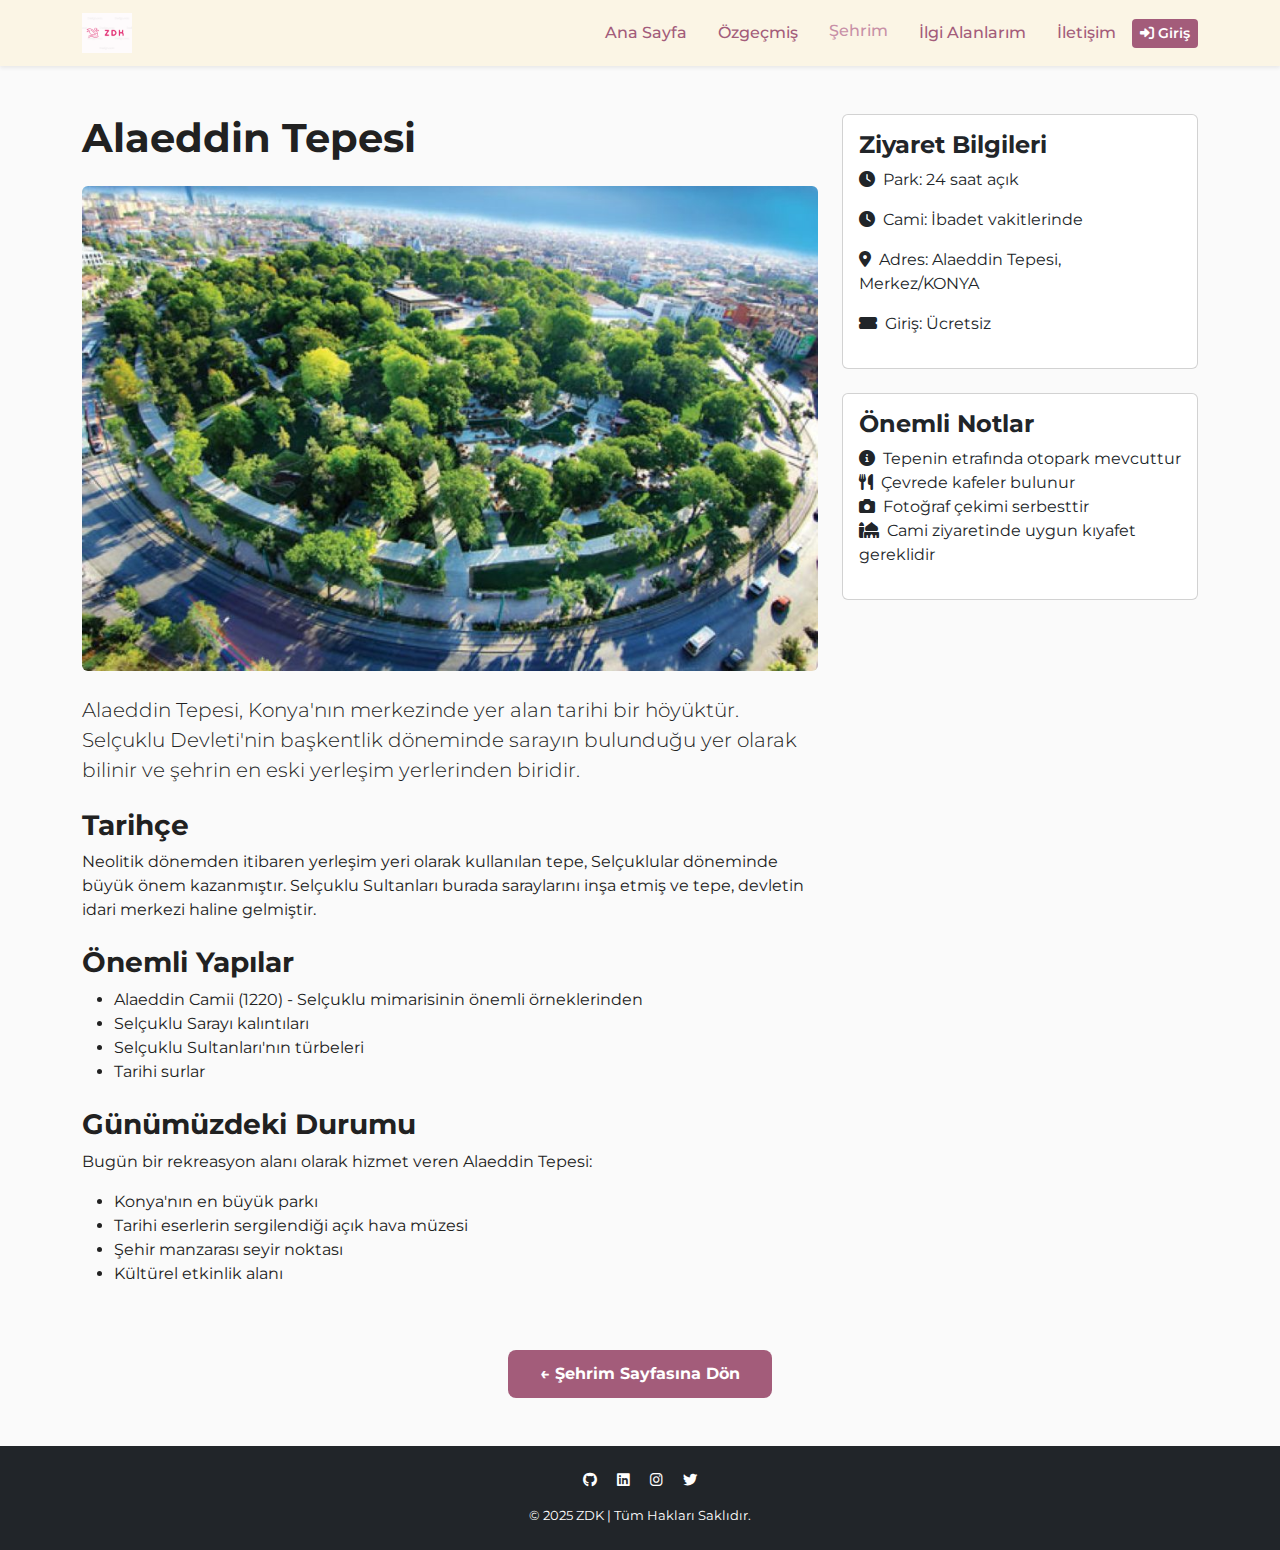
<file: yer2.html>
<!DOCTYPE html>
<html lang="tr">
<head>
    <meta charset="UTF-8">
    <meta name="viewport" content="width=device-width, initial-scale=1.0">
    <title>Alaeddin Tepesi - Konya</title>
    
    <!-- Bootstrap CSS -->
    <link href="https://cdn.jsdelivr.net/npm/bootstrap@5.3.2/dist/css/bootstrap.min.css" rel="stylesheet">
    
    <!-- Google Fonts -->
    <link href="https://fonts.googleapis.com/css2?family=Montserrat:wght@400;600;700&display=swap" rel="stylesheet">
    
    <!-- Font Awesome -->
    <link rel="stylesheet" href="https://cdnjs.cloudflare.com/ajax/libs/font-awesome/6.0.0/css/all.min.css">
    
    <!-- Stil Dosyalarımız -->
    <link rel="stylesheet" href="assets/css/style.css">
    <link rel="stylesheet" href="assets/css/sehrim.css">
</head>
<body>

<!-- Navbar -->
<nav class="navbar navbar-expand-lg navbar-light shadow-sm">
    <div class="container">
        <a class="navbar-brand" href="index.html">
            <img src="assets/images/large.png" alt="ZDK Logo" height="40">
        </a>
        <button class="navbar-toggler" type="button" data-bs-toggle="collapse" data-bs-target="#navbarNav">
            <span class="navbar-toggler-icon"></span>
        </button>
        <div class="collapse navbar-collapse" id="navbarNav">
            <ul class="navbar-nav ms-auto align-items-center">
                <li class="nav-item"><a class="nav-link" href="index.html">Ana Sayfa</a></li>
                <li class="nav-item"><a class="nav-link" href="resume.html">Özgeçmiş</a></li>
                <li class="nav-item"><a class="nav-link active" href="sehrim.html">Şehrim</a></li>
                <li class="nav-item"><a class="nav-link" href="interests.html">İlgi Alanlarım</a></li>
                <li class="nav-item"><a class="nav-link" href="contact.html">İletişim</a></li>
                <li class="nav-item"><a class="btn btn-light btn-sm ms-2" href="login.html">Giriş</a></li>
            </ul>
        </div>
    </div>
</nav>

<!-- İçerik -->
<div class="container my-5">
    <div class="row">
        <div class="col-lg-8">
            <h1 class="mb-4">Alaeddin Tepesi</h1>
            <img src="assets/images/slider2.jpg" class="img-fluid rounded mb-4" alt="Alaeddin Tepesi">
            <p class="lead">Alaeddin Tepesi, Konya'nın merkezinde yer alan tarihi bir höyüktür. Selçuklu Devleti'nin başkentlik döneminde sarayın bulunduğu yer olarak bilinir ve şehrin en eski yerleşim yerlerinden biridir.</p>
            
            <h3 class="mt-4">Tarihçe</h3>
            <p>Neolitik dönemden itibaren yerleşim yeri olarak kullanılan tepe, Selçuklular döneminde büyük önem kazanmıştır. Selçuklu Sultanları burada saraylarını inşa etmiş ve tepe, devletin idari merkezi haline gelmiştir.</p>
            
            <h3 class="mt-4">Önemli Yapılar</h3>
            <ul>
                <li>Alaeddin Camii (1220) - Selçuklu mimarisinin önemli örneklerinden</li>
                <li>Selçuklu Sarayı kalıntıları</li>
                <li>Selçuklu Sultanları'nın türbeleri</li>
                <li>Tarihi surlar</li>
            </ul>
            
            <h3 class="mt-4">Günümüzdeki Durumu</h3>
            <p>Bugün bir rekreasyon alanı olarak hizmet veren Alaeddin Tepesi:</p>
            <ul>
                <li>Konya'nın en büyük parkı</li>
                <li>Tarihi eserlerin sergilendiği açık hava müzesi</li>
                <li>Şehir manzarası seyir noktası</li>
                <li>Kültürel etkinlik alanı</li>
            </ul>
        </div>
        
        <div class="col-lg-4">
            <div class="card mb-4">
                <div class="card-body">
                    <h4 class="card-title">Ziyaret Bilgileri</h4>
                    <p><i class="fas fa-clock me-2"></i>Park: 24 saat açık</p>
                    <p><i class="fas fa-clock me-2"></i>Cami: İbadet vakitlerinde</p>
                    <p><i class="fas fa-map-marker-alt me-2"></i>Adres: Alaeddin Tepesi, Merkez/KONYA</p>
                    <p><i class="fas fa-ticket-alt me-2"></i>Giriş: Ücretsiz</p>
                </div>
            </div>
            
            <div class="card">
                <div class="card-body">
                    <h4 class="card-title">Önemli Notlar</h4>
                    <ul class="list-unstyled">
                        <li><i class="fas fa-info-circle me-2"></i>Tepenin etrafında otopark mevcuttur</li>
                        <li><i class="fas fa-utensils me-2"></i>Çevrede kafeler bulunur</li>
                        <li><i class="fas fa-camera me-2"></i>Fotoğraf çekimi serbesttir</li>
                        <li><i class="fas fa-mosque me-2"></i>Cami ziyaretinde uygun kıyafet gereklidir</li>
                    </ul>
                </div>
            </div>
        </div>
    </div>
</div>

<!-- Geri Butonu -->
<div class="container text-center my-5">
    <a href="sehrim.html" class="btn btn-back">← Şehrim Sayfasına Dön</a>
</div>

<!-- Footer -->
<footer class="bg-dark text-center text-white py-4 mt-5">
    <div class="container">
        <div class="social-icons">
            <a href="https://github.com/dilarazynp" target="_blank" class="text-white me-3"><i class="fab fa-github"></i></a>
            <a href="https://www.linkedin.com/in/zeynepdilarakurnaz/" target="_blank" class="text-white me-3"><i class="fab fa-linkedin"></i></a>
            <a href="#" target="_blank" class="text-white me-3"><i class="fab fa-instagram"></i></a>
            <a href="#" target="_blank" class="text-white"><i class="fab fa-twitter"></i></a>
        </div>
        <small class="mt-3 d-block text-white">&copy; 2025 ZDK | Tüm Hakları Saklıdır.</small>
    </div>
</footer>

<!-- Bootstrap JS -->
<script src="https://cdn.jsdelivr.net/npm/bootstrap@5.3.2/dist/js/bootstrap.bundle.min.js"></script>

<!-- Login State Check -->
<script src="assets/js/login.js"></script>

</body>
</html>
</file>
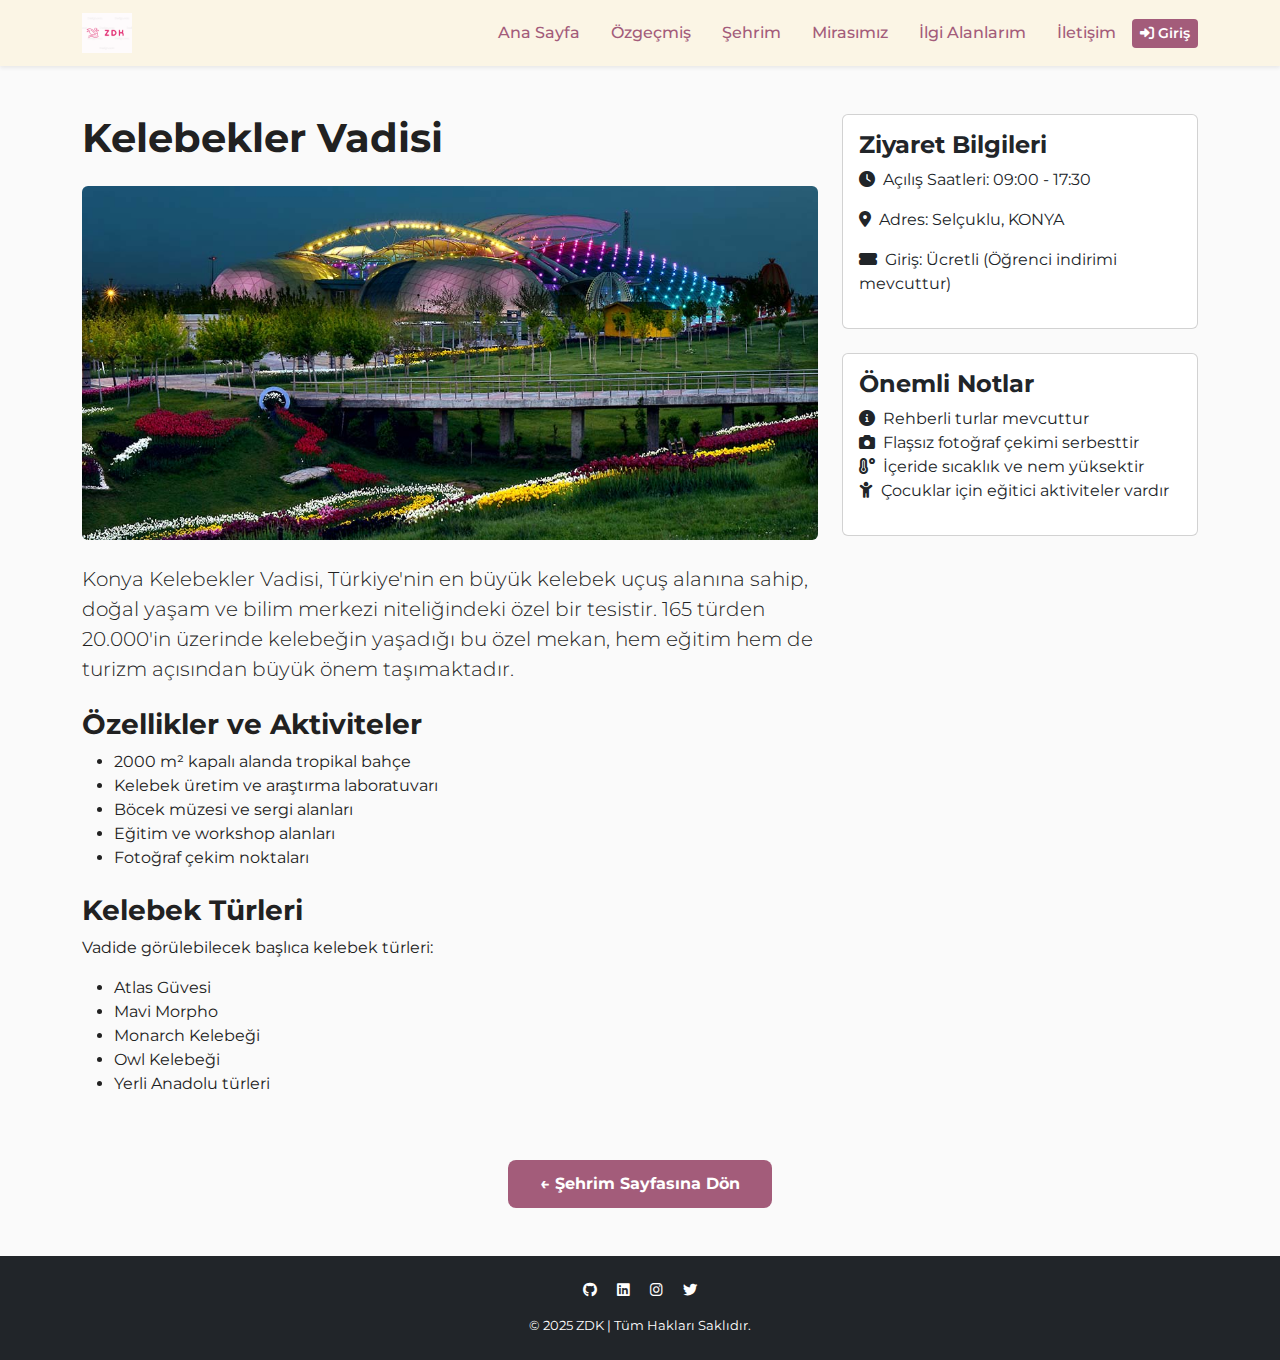
<file: yer3.html>
<!DOCTYPE html>
<html lang="tr">
<head>
    <meta charset="UTF-8">
    <meta name="viewport" content="width=device-width, initial-scale=1.0">
    <title>Kelebekler Vadisi - Konya</title>
    
    <!-- Bootstrap CSS -->
    <link href="https://cdn.jsdelivr.net/npm/bootstrap@5.3.2/dist/css/bootstrap.min.css" rel="stylesheet">
    
    <!-- Google Fonts -->
    <link href="https://fonts.googleapis.com/css2?family=Montserrat:wght@400;600;700&display=swap" rel="stylesheet">
    
    <!-- Font Awesome -->
    <link rel="stylesheet" href="https://cdnjs.cloudflare.com/ajax/libs/font-awesome/6.0.0/css/all.min.css">
    
    <!-- Stil Dosyalarımız -->
    <link rel="stylesheet" href="assets/css/style.css">
    <link rel="stylesheet" href="assets/css/sehrim.css">
</head>
<body>

<!-- Navbar -->
<nav class="navbar navbar-expand-lg navbar-light shadow-sm">
    <div class="container">
        <a class="navbar-brand" href="index.html">
            <img src="assets/images/large.png" alt="ZDK Logo" height="40">
        </a>
        <button class="navbar-toggler" type="button" data-bs-toggle="collapse" data-bs-target="#navbarNav">
            <span class="navbar-toggler-icon"></span>
        </button>
        <div class="collapse navbar-collapse" id="navbarNav">
            <ul class="navbar-nav ms-auto align-items-center">
                <li class="nav-item"><a class="nav-link" href="index.html">Ana Sayfa</a></li>
                <li class="nav-item"><a class="nav-link" href="resume.html">Özgeçmiş</a></li>
                <li class="nav-item"><a class="nav-link" href="sehrim.html">Şehrim</a></li>
                <li class="nav-item"><a class="nav-link" href="mirasimiz.html">Mirasımız</a></li>
                <li class="nav-item"><a class="nav-link" href="ilgi.html">İlgi Alanlarım</a></li>
                <li class="nav-item"><a class="nav-link" href="contact.html">İletişim</a></li>
                <li class="nav-item"><a class="btn btn-light btn-sm ms-2" href="login.html">Giriş</a></li>
            </ul>
        </div>
    </div>
</nav>

<!-- İçerik -->
<div class="container my-5">
    <div class="row">
        <div class="col-lg-8">
            <h1 class="mb-4">Kelebekler Vadisi</h1>
            <img src="assets/images/slider3.jpg" class="img-fluid rounded mb-4" alt="Kelebekler Vadisi">
            <p class="lead">Konya Kelebekler Vadisi, Türkiye'nin en büyük kelebek uçuş alanına sahip, doğal yaşam ve bilim merkezi niteliğindeki özel bir tesistir. 165 türden 20.000'in üzerinde kelebeğin yaşadığı bu özel mekan, hem eğitim hem de turizm açısından büyük önem taşımaktadır.</p>
            
            <h3 class="mt-4">Özellikler ve Aktiviteler</h3>
            <ul>
                <li>2000 m² kapalı alanda tropikal bahçe</li>
                <li>Kelebek üretim ve araştırma laboratuvarı</li>
                <li>Böcek müzesi ve sergi alanları</li>
                <li>Eğitim ve workshop alanları</li>
                <li>Fotoğraf çekim noktaları</li>
            </ul>
            
            <h3 class="mt-4">Kelebek Türleri</h3>
            <p>Vadide görülebilecek başlıca kelebek türleri:</p>
            <ul>
                <li>Atlas Güvesi</li>
                <li>Mavi Morpho</li>
                <li>Monarch Kelebeği</li>
                <li>Owl Kelebeği</li>
                <li>Yerli Anadolu türleri</li>
            </ul>
        </div>
        
        <div class="col-lg-4">
            <div class="card mb-4">
                <div class="card-body">
                    <h4 class="card-title">Ziyaret Bilgileri</h4>
                    <p><i class="fas fa-clock me-2"></i>Açılış Saatleri: 09:00 - 17:30</p>
                    <p><i class="fas fa-map-marker-alt me-2"></i>Adres: Selçuklu, KONYA</p>
                    <p><i class="fas fa-ticket-alt me-2"></i>Giriş: Ücretli (Öğrenci indirimi mevcuttur)</p>
                </div>
            </div>
            
            <div class="card">
                <div class="card-body">
                    <h4 class="card-title">Önemli Notlar</h4>
                    <ul class="list-unstyled">
                        <li><i class="fas fa-info-circle me-2"></i>Rehberli turlar mevcuttur</li>
                        <li><i class="fas fa-camera me-2"></i>Flaşsız fotoğraf çekimi serbesttir</li>
                        <li><i class="fas fa-temperature-high me-2"></i>İçeride sıcaklık ve nem yüksektir</li>
                        <li><i class="fas fa-child me-2"></i>Çocuklar için eğitici aktiviteler vardır</li>
                    </ul>
                </div>
            </div>
        </div>
    </div>
</div>

<!-- Geri Butonu -->
<div class="container text-center my-5">
    <a href="sehrim.html" class="btn btn-back">← Şehrim Sayfasına Dön</a>
</div>

<!-- Footer -->
<footer class="bg-dark text-center text-white py-4 mt-5">
    <div class="container">
        <div class="social-icons">
            <a href="https://github.com/dilarazynp" target="_blank" class="text-white me-3"><i class="fab fa-github"></i></a>
            <a href="https://www.linkedin.com/in/zeynepdilarakurnaz/" target="_blank" class="text-white me-3"><i class="fab fa-linkedin"></i></a>
            <a href="#" target="_blank" class="text-white me-3"><i class="fab fa-instagram"></i></a>
            <a href="#" target="_blank" class="text-white"><i class="fab fa-twitter"></i></a>
        </div>
        <small class="mt-3 d-block text-white">&copy; 2025 ZDK | Tüm Hakları Saklıdır.</small>
    </div>
</footer>

<!-- Bootstrap JS -->
<script src="https://cdn.jsdelivr.net/npm/bootstrap@5.3.2/dist/js/bootstrap.bundle.min.js"></script>

<!-- Login State Check -->
<script src="assets/js/login.js"></script>

</body>
</html>
</file>
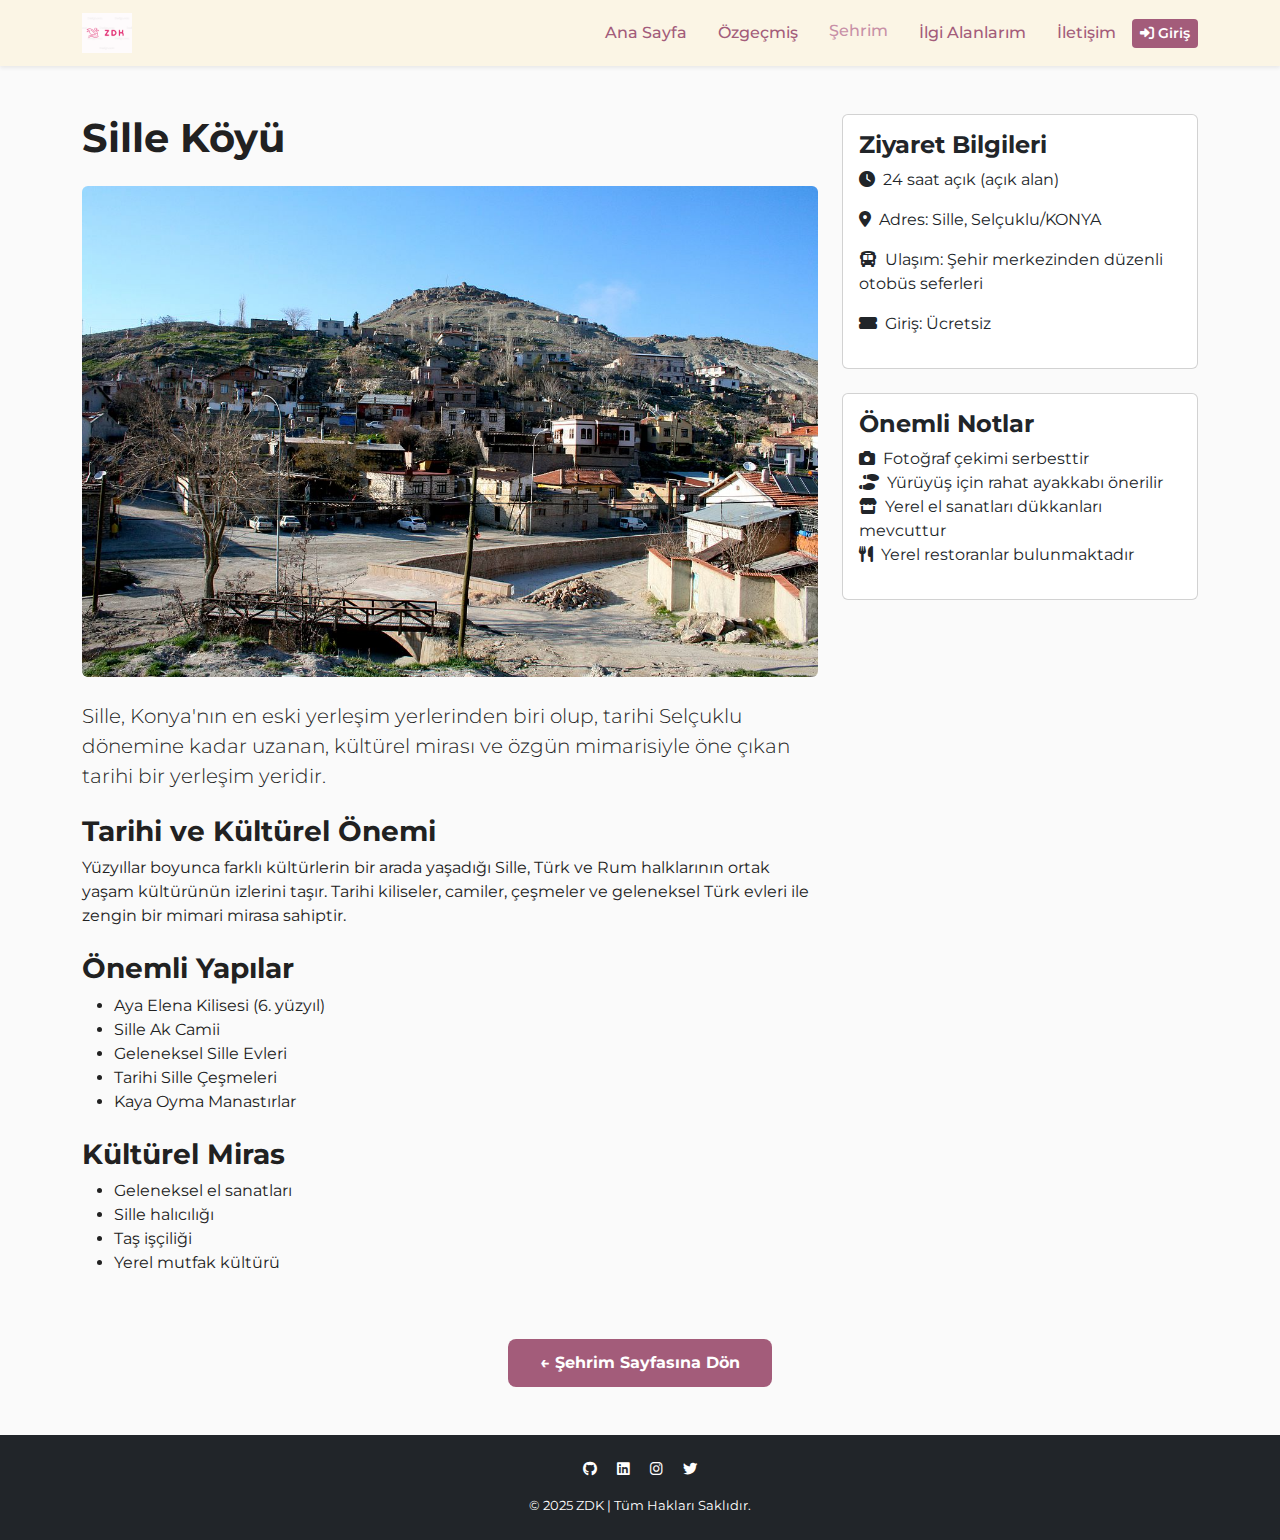
<file: yer4.html>
<!DOCTYPE html>
<html lang="tr">
<head>
    <meta charset="UTF-8">
    <meta name="viewport" content="width=device-width, initial-scale=1.0">
    <title>Sille Köyü - Konya</title>
    
    <!-- Bootstrap CSS -->
    <link href="https://cdn.jsdelivr.net/npm/bootstrap@5.3.2/dist/css/bootstrap.min.css" rel="stylesheet">
    
    <!-- Google Fonts -->
    <link href="https://fonts.googleapis.com/css2?family=Montserrat:wght@400;600;700&display=swap" rel="stylesheet">
    
    <!-- Font Awesome -->
    <link rel="stylesheet" href="https://cdnjs.cloudflare.com/ajax/libs/font-awesome/6.0.0/css/all.min.css">
    
    <!-- Stil Dosyalarımız -->
    <link rel="stylesheet" href="assets/css/style.css">
    <link rel="stylesheet" href="assets/css/sehrim.css">
</head>
<body>

<!-- Navbar -->
<nav class="navbar navbar-expand-lg navbar-light shadow-sm">
    <div class="container">
        <a class="navbar-brand" href="index.html">
            <img src="assets/images/large.png" alt="ZDK Logo" height="40">
        </a>
        <button class="navbar-toggler" type="button" data-bs-toggle="collapse" data-bs-target="#navbarNav">
            <span class="navbar-toggler-icon"></span>
        </button>
        <div class="collapse navbar-collapse" id="navbarNav">
            <ul class="navbar-nav ms-auto align-items-center">
                <li class="nav-item"><a class="nav-link" href="index.html">Ana Sayfa</a></li>
                <li class="nav-item"><a class="nav-link" href="resume.html">Özgeçmiş</a></li>
                <li class="nav-item"><a class="nav-link active" href="sehrim.html">Şehrim</a></li>
                <li class="nav-item"><a class="nav-link" href="interests.html">İlgi Alanlarım</a></li>
                <li class="nav-item"><a class="nav-link" href="contact.html">İletişim</a></li>
                <li class="nav-item"><a class="btn btn-light btn-sm ms-2" href="login.html">Giriş</a></li>
            </ul>
        </div>
    </div>
</nav>

<!-- İçerik -->
<div class="container my-5">
    <div class="row">
        <div class="col-lg-8">
            <h1 class="mb-4">Sille Köyü</h1>
            <img src="assets/images/slider4.jpg" class="img-fluid rounded mb-4" alt="Sille Köyü">
            <p class="lead">Sille, Konya'nın en eski yerleşim yerlerinden biri olup, tarihi Selçuklu dönemine kadar uzanan, kültürel mirası ve özgün mimarisiyle öne çıkan tarihi bir yerleşim yeridir.</p>
            
            <h3 class="mt-4">Tarihi ve Kültürel Önemi</h3>
            <p>Yüzyıllar boyunca farklı kültürlerin bir arada yaşadığı Sille, Türk ve Rum halklarının ortak yaşam kültürünün izlerini taşır. Tarihi kiliseler, camiler, çeşmeler ve geleneksel Türk evleri ile zengin bir mimari mirasa sahiptir.</p>
            
            <h3 class="mt-4">Önemli Yapılar</h3>
            <ul>
                <li>Aya Elena Kilisesi (6. yüzyıl)</li>
                <li>Sille Ak Camii</li>
                <li>Geleneksel Sille Evleri</li>
                <li>Tarihi Sille Çeşmeleri</li>
                <li>Kaya Oyma Manastırlar</li>
            </ul>
            
            <h3 class="mt-4">Kültürel Miras</h3>
            <ul>
                <li>Geleneksel el sanatları</li>
                <li>Sille halıcılığı</li>
                <li>Taş işçiliği</li>
                <li>Yerel mutfak kültürü</li>
            </ul>
        </div>
        
        <div class="col-lg-4">
            <div class="card mb-4">
                <div class="card-body">
                    <h4 class="card-title">Ziyaret Bilgileri</h4>
                    <p><i class="fas fa-clock me-2"></i>24 saat açık (açık alan)</p>
                    <p><i class="fas fa-map-marker-alt me-2"></i>Adres: Sille, Selçuklu/KONYA</p>
                    <p><i class="fas fa-bus me-2"></i>Ulaşım: Şehir merkezinden düzenli otobüs seferleri</p>
                    <p><i class="fas fa-ticket-alt me-2"></i>Giriş: Ücretsiz</p>
                </div>
            </div>
            
            <div class="card">
                <div class="card-body">
                    <h4 class="card-title">Önemli Notlar</h4>
                    <ul class="list-unstyled">
                        <li><i class="fas fa-camera me-2"></i>Fotoğraf çekimi serbesttir</li>
                        <li><i class="fas fa-shoe-prints me-2"></i>Yürüyüş için rahat ayakkabı önerilir</li>
                        <li><i class="fas fa-store me-2"></i>Yerel el sanatları dükkanları mevcuttur</li>
                        <li><i class="fas fa-utensils me-2"></i>Yerel restoranlar bulunmaktadır</li>
                    </ul>
                </div>
            </div>
        </div>
    </div>
</div>

<!-- Geri Butonu -->
<div class="container text-center my-5">
    <a href="sehrim.html" class="btn btn-back">← Şehrim Sayfasına Dön</a>
</div>

<!-- Footer -->
<footer class="bg-dark text-center text-white py-4 mt-5">
    <div class="container">
        <div class="social-icons">
            <a href="https://github.com/dilarazynp" target="_blank" class="text-white me-3"><i class="fab fa-github"></i></a>
            <a href="https://www.linkedin.com/in/zeynepdilarakurnaz/" target="_blank" class="text-white me-3"><i class="fab fa-linkedin"></i></a>
            <a href="#" target="_blank" class="text-white me-3"><i class="fab fa-instagram"></i></a>
            <a href="#" target="_blank" class="text-white"><i class="fab fa-twitter"></i></a>
        </div>
        <small class="mt-3 d-block text-white">&copy; 2025 ZDK | Tüm Hakları Saklıdır.</small>
    </div>
</footer>

<!-- Bootstrap JS -->
<script src="https://cdn.jsdelivr.net/npm/bootstrap@5.3.2/dist/js/bootstrap.bundle.min.js"></script>

<!-- Login State Check -->
<script src="assets/js/login.js"></script>

</body>
</html>
</file>
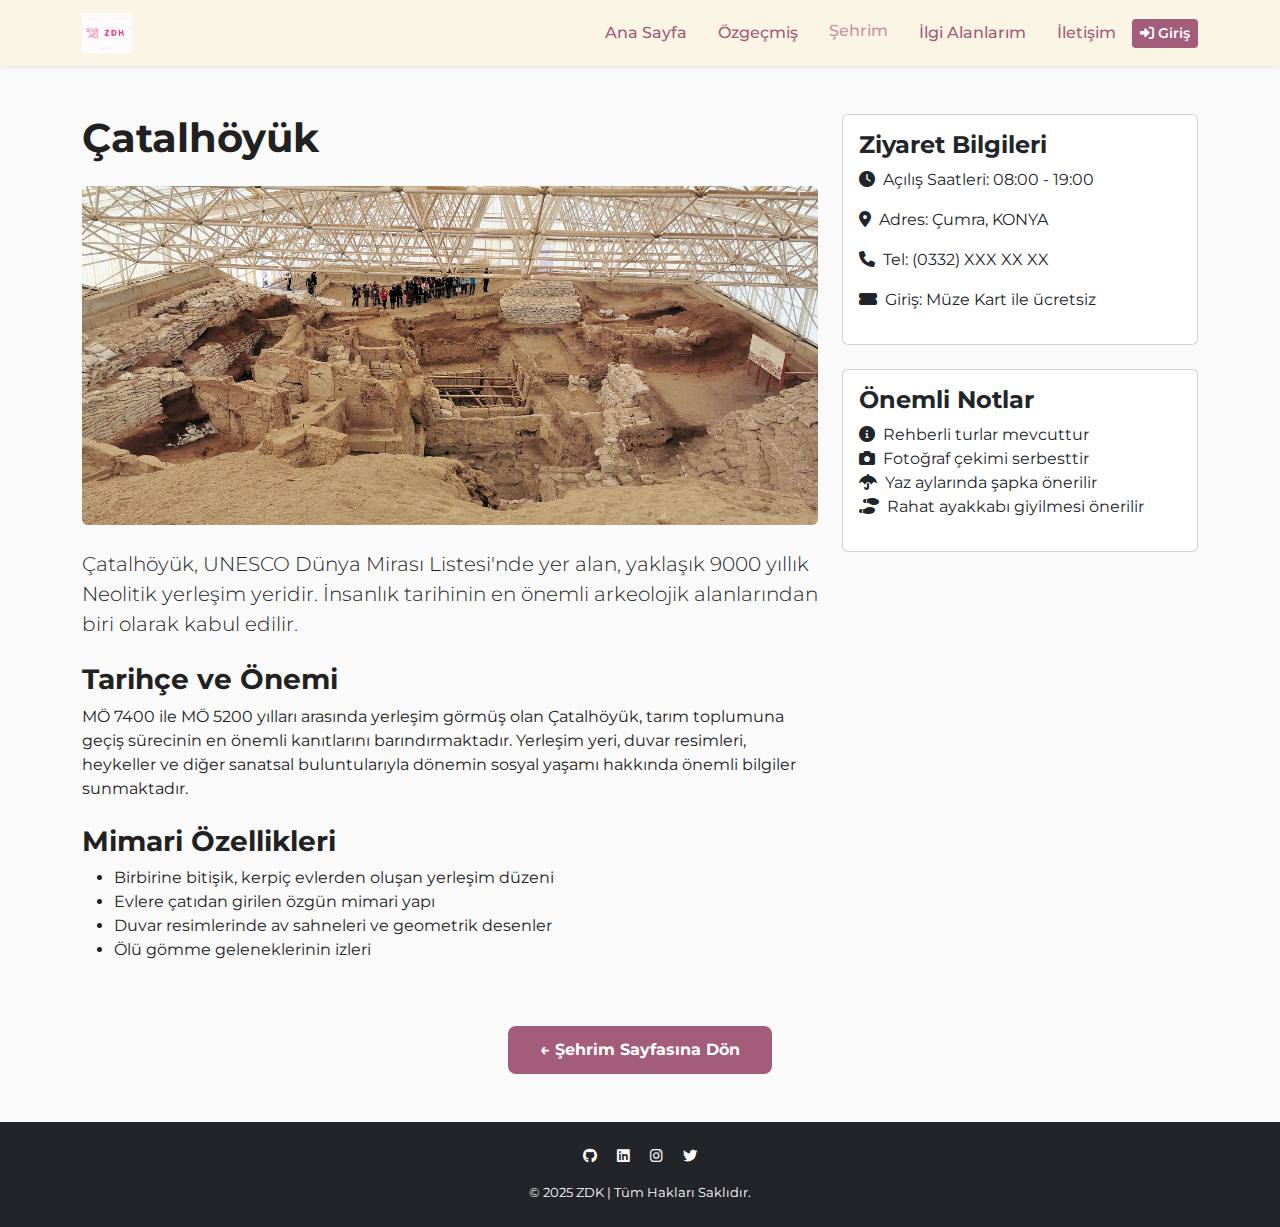
<file: yer5.html>
<!DOCTYPE html>
<html lang="tr">
<head>
    <meta charset="UTF-8">
    <meta name="viewport" content="width=device-width, initial-scale=1.0">
    <title>Çatalhöyük - Konya</title>
    
    <!-- Bootstrap CSS -->
    <link href="https://cdn.jsdelivr.net/npm/bootstrap@5.3.2/dist/css/bootstrap.min.css" rel="stylesheet">
    
    <!-- Google Fonts -->
    <link href="https://fonts.googleapis.com/css2?family=Montserrat:wght@400;600;700&display=swap" rel="stylesheet">
    
    <!-- Font Awesome -->
    <link rel="stylesheet" href="https://cdnjs.cloudflare.com/ajax/libs/font-awesome/6.0.0/css/all.min.css">
    
    <!-- Stil Dosyalarımız -->
    <link rel="stylesheet" href="assets/css/style.css">
    <link rel="stylesheet" href="assets/css/sehrim.css">
</head>
<body>

<!-- Navbar -->
<nav class="navbar navbar-expand-lg navbar-light shadow-sm">
    <div class="container">
        <a class="navbar-brand" href="index.html">
            <img src="assets/images/large.png" alt="ZDK Logo" height="40">
        </a>
        <button class="navbar-toggler" type="button" data-bs-toggle="collapse" data-bs-target="#navbarNav">
            <span class="navbar-toggler-icon"></span>
        </button>
        <div class="collapse navbar-collapse" id="navbarNav">
            <ul class="navbar-nav ms-auto align-items-center">
                <li class="nav-item"><a class="nav-link" href="index.html">Ana Sayfa</a></li>
                <li class="nav-item"><a class="nav-link" href="resume.html">Özgeçmiş</a></li>
                <li class="nav-item"><a class="nav-link active" href="sehrim.html">Şehrim</a></li>
                <li class="nav-item"><a class="nav-link" href="interests.html">İlgi Alanlarım</a></li>
                <li class="nav-item"><a class="nav-link" href="contact.html">İletişim</a></li>
                <li class="nav-item"><a class="btn btn-light btn-sm ms-2" href="login.html">Giriş</a></li>
            </ul>
        </div>
    </div>
</nav>

<!-- İçerik -->
<div class="container my-5">
    <div class="row">
        <div class="col-lg-8">
            <h1 class="mb-4">Çatalhöyük</h1>
            <img src="assets/images/slider5.jpg" class="img-fluid rounded mb-4" alt="Çatalhöyük">
            <p class="lead">Çatalhöyük, UNESCO Dünya Mirası Listesi'nde yer alan, yaklaşık 9000 yıllık Neolitik yerleşim yeridir. İnsanlık tarihinin en önemli arkeolojik alanlarından biri olarak kabul edilir.</p>
            
            <h3 class="mt-4">Tarihçe ve Önemi</h3>
            <p>MÖ 7400 ile MÖ 5200 yılları arasında yerleşim görmüş olan Çatalhöyük, tarım toplumuna geçiş sürecinin en önemli kanıtlarını barındırmaktadır. Yerleşim yeri, duvar resimleri, heykeller ve diğer sanatsal buluntularıyla dönemin sosyal yaşamı hakkında önemli bilgiler sunmaktadır.</p>
            
            <h3 class="mt-4">Mimari Özellikleri</h3>
            <ul>
                <li>Birbirine bitişik, kerpiç evlerden oluşan yerleşim düzeni</li>
                <li>Evlere çatıdan girilen özgün mimari yapı</li>
                <li>Duvar resimlerinde av sahneleri ve geometrik desenler</li>
                <li>Ölü gömme geleneklerinin izleri</li>
            </ul>
        </div>
        
        <div class="col-lg-4">
            <div class="card mb-4">
                <div class="card-body">
                    <h4 class="card-title">Ziyaret Bilgileri</h4>
                    <p><i class="fas fa-clock me-2"></i>Açılış Saatleri: 08:00 - 19:00</p>
                    <p><i class="fas fa-map-marker-alt me-2"></i>Adres: Çumra, KONYA</p>
                    <p><i class="fas fa-phone me-2"></i>Tel: (0332) XXX XX XX</p>
                    <p><i class="fas fa-ticket-alt me-2"></i>Giriş: Müze Kart ile ücretsiz</p>
                </div>
            </div>
            
            <div class="card">
                <div class="card-body">
                    <h4 class="card-title">Önemli Notlar</h4>
                    <ul class="list-unstyled">
                        <li><i class="fas fa-info-circle me-2"></i>Rehberli turlar mevcuttur</li>
                        <li><i class="fas fa-camera me-2"></i>Fotoğraf çekimi serbesttir</li>
                        <li><i class="fas fa-umbrella me-2"></i>Yaz aylarında şapka önerilir</li>
                        <li><i class="fas fa-shoe-prints me-2"></i>Rahat ayakkabı giyilmesi önerilir</li>
                    </ul>
                </div>
            </div>
        </div>
    </div>
</div>

<!-- Geri Butonu -->
<div class="container text-center my-5">
    <a href="sehrim.html" class="btn btn-back">← Şehrim Sayfasına Dön</a>
</div>

<!-- Footer -->
<footer class="bg-dark text-center text-white py-4 mt-5">
    <div class="container">
        <div class="social-icons">
            <a href="https://github.com/dilarazynp" target="_blank" class="text-white me-3"><i class="fab fa-github"></i></a>
            <a href="https://www.linkedin.com/in/zeynepdilarakurnaz/" target="_blank" class="text-white me-3"><i class="fab fa-linkedin"></i></a>
            <a href="#" target="_blank" class="text-white me-3"><i class="fab fa-instagram"></i></a>
            <a href="#" target="_blank" class="text-white"><i class="fab fa-twitter"></i></a>
        </div>
        <small class="mt-3 d-block text-white">&copy; 2025 ZDK | Tüm Hakları Saklıdır.</small>
    </div>
</footer>

<!-- Bootstrap JS -->
<script src="https://cdn.jsdelivr.net/npm/bootstrap@5.3.2/dist/js/bootstrap.bundle.min.js"></script>

<!-- Login State Check -->
<script src="assets/js/login.js"></script>

</body>
</html>
</file>
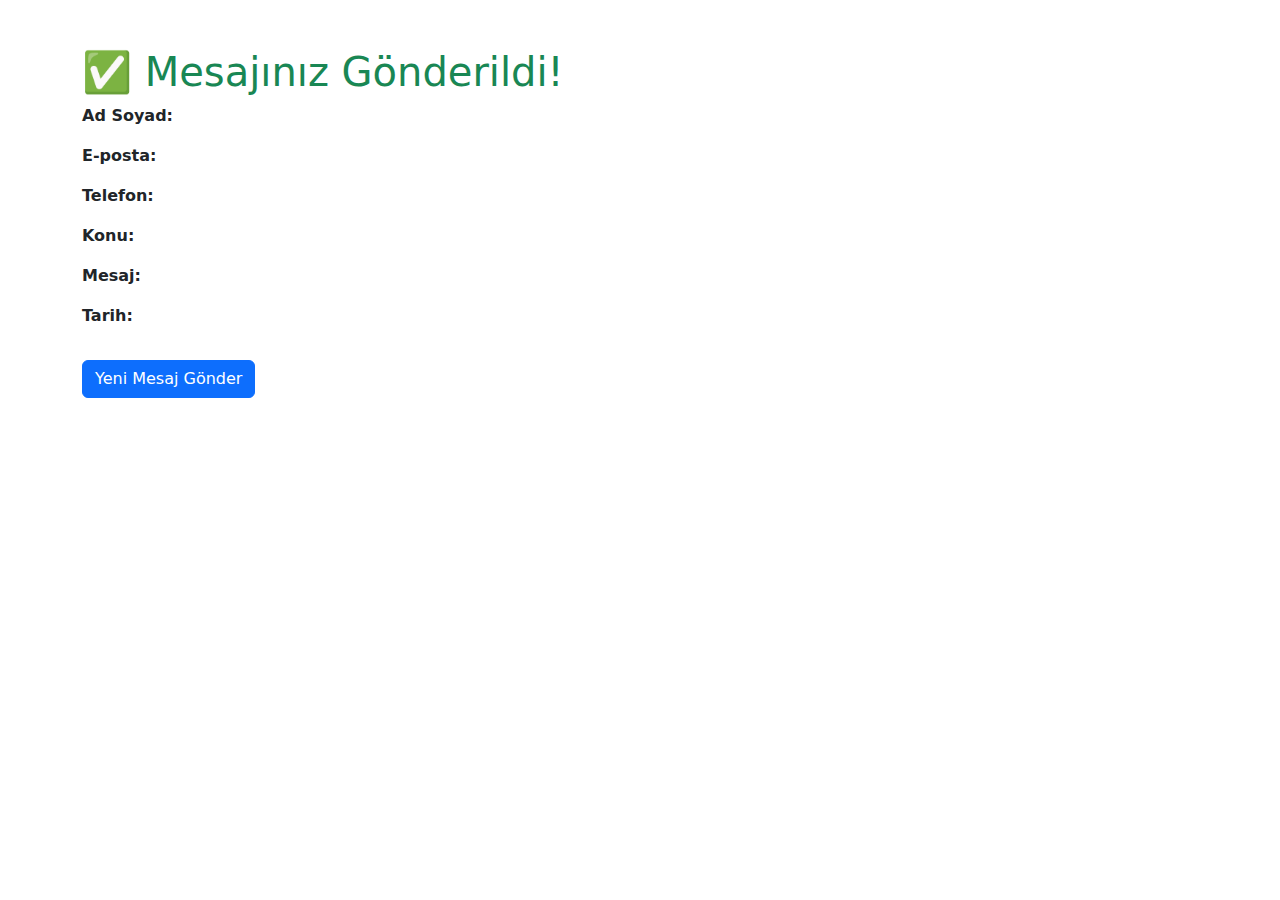
<file: php/success.html>
<?php
session_start();
if (!isset($_SESSION['last_submission'])) {
    header("Location: contact.html");
    exit();
}

$data = $_SESSION['last_submission'];
unset($_SESSION['last_submission']); // sadece bir kez gösterilsin
?>

<!DOCTYPE html>
<html lang="tr">
<head>
    <meta charset="UTF-8">
    <title>Mesajınız Gönderildi</title>
    <link href="https://cdn.jsdelivr.net/npm/bootstrap@5.3.2/dist/css/bootstrap.min.css" rel="stylesheet">
</head>
<body>
    <div class="container py-5">
        <h1 class="text-success">✅ Mesajınız Gönderildi!</h1>
        <p><strong>Ad Soyad:</strong> <?= htmlspecialchars($data['name']) ?></p>
        <p><strong>E-posta:</strong> <?= htmlspecialchars($data['email']) ?></p>
        <p><strong>Telefon:</strong> <?= htmlspecialchars($data['phone']) ?></p>
        <p><strong>Konu:</strong> <?= htmlspecialchars($data['subject']) ?></p>
        <p><strong>Mesaj:</strong> <?= nl2br(htmlspecialchars($data['message'])) ?></p>
        <p><strong>Tarih:</strong> <?= $data['date'] ?></p>
        <a href="contact.html" class="btn btn-primary mt-3">Yeni Mesaj Gönder</a>
    </div>
</body>
</html>
</file>
<file: assets/css/style.css>
/* Genel Ayarlar */
body {
    font-family: 'Montserrat', sans-serif;
    background-color: #fafafa;
    color: #212121;
}

h1, h2, h3, h4, h5 {
    font-weight: 700;
    color: #212121;
}

/* Navbar */
.navbar {
    background-color: #FBF5E5;
}

.navbar .nav-link {
    color: #A35C7A;
    margin-left: 15px;
    font-weight: 500;
    transition: all 0.3s ease;
}

.navbar .nav-link:hover, .navbar .nav-link.active {
    color: #C890A7;
    transform: translateY(-2px);
}

/* Hero Alanı */
.hero-section {
    height: 90vh;
    background: linear-gradient(rgba(255, 107, 107, 0.85), rgba(255, 142, 142, 0.85)), url('../img/hero-bg.jpg') center/cover no-repeat;
    display: flex;
    justify-content: center;
    align-items: center;
    flex-direction: column;
    text-shadow: 2px 2px 4px rgba(0,0,0,0.3);
}

/* Profil Fotoğrafı */
.about-section img {
    width: 300px;
    height: 300px;
    object-fit: cover;
    border-radius: 50%;
    border: 5px solid #A35C7A;
    box-shadow: 0 5px 15px rgba(163, 92, 122, 0.3);
    margin: 0 auto;
    display: block;
}

/* Hakkımda */
.about-section {
    background: white;
    padding: 60px;
    border-radius: 20px;
    box-shadow: 0px 10px 30px rgba(255, 107, 107, 0.1);
    margin-top: -50px;
    position: relative;
    z-index: 1;
}

.about-section ul {
    padding-left: 20px;
    list-style-type: none;
}

.about-section ul li {
    margin-bottom: 10px;
    padding-left: 25px;
    position: relative;
}

.about-section ul li:before {
    content: "•";
    color: #ff6b6b;
    position: absolute;
    left: 0;
}

.about-section a {
    color: #ff6b6b;
    text-decoration: none;
    transition: all 0.3s ease;
}

.about-section a:hover {
    color: #ff8e8e;
    text-decoration: none;
    transform: translateX(5px);
}

/* Footer */
footer {
    background-color: #212121;
    font-size: 0.9rem;
}

.btn-light {
    background-color: #A35C7A;
    color: #fff;
    font-weight: 600;
    border: none;
    transition: all 0.3s ease;
}

.btn-light:hover {
    background-color: #C890A7;
    transform: translateY(-2px);
    box-shadow: 0 5px 15px rgba(200, 144, 167, 0.3);
}
</file>
<file: assets/css/ilgistyle.css>
body {
    background-color: #f8f9fa;
    font-family: 'Segoe UI', Tahoma, Geneva, Verdana, sans-serif;
  }
  
  h1 {
    font-weight: bold;
    color: #343a40;
  }
  
  .card {
    border: none;
    box-shadow: 0 4px 8px rgba(0, 0, 0, 0.15);
  }
  
  
  .card-title {
    font-size: 1.5rem;
    font-weight: 600;
    color: #0d6efd;
  }
  
  .card-text {
    font-size: 1rem;
    color: #212529;
  }
  
  .img-fluid {
    max-height: 100%;
    object-fit: cover;
  }
</file>
<file: assets/css/mirasimiz.css>
.hero-section {
    background-image: url('../images/mevlana-bg.jpg');
    background-size: cover;
    background-position: center;
    background-repeat: no-repeat;
    height: 500px;
    position: relative;
}

.hero-section::before {
    content: '';
    position: absolute;
    top: 0;
    left: 0;
    right: 0;
    bottom: 0;
    background: rgba(0, 0, 0, 0.5);
}

.hero-section .container {
    position: relative;
    z-index: 1;
}

.text-shadow {
    text-shadow: 2px 2px 4px rgba(0, 0, 0, 0.5);
}

.content-card {
    background: #fff;
    border-radius: 10px;
    padding: 2rem;
    box-shadow: 0 0 20px rgba(0, 0, 0, 0.1);
}

.museum-info {
    margin-bottom: 2rem;
}

.museum-info img {
    width: 100%;
    max-height: 400px;
    object-fit: cover;
    border-radius: 10px;
    box-shadow: 0 0 15px rgba(0, 0, 0, 0.1);
    margin-bottom: 1.5rem;
}

.museum-info p {
    font-size: 1.1rem;
    line-height: 1.8;
    color: #34495e;
}

.card {
    transition: transform 0.3s ease;
    border: none;
    box-shadow: 0 0 15px rgba(0, 0, 0, 0.05);
}

.card:hover {
    transform: translateY(-5px);
}

.card-title {
    color: #2c3e50;
    font-weight: 600;
}

.lead {
    color: #34495e;
    line-height: 1.8;
}

h2, h3, h4 {
    color: #2c3e50;
}

/* Responsive Hero Section */
.hero-section {
    min-height: 400px;
    background-size: cover;
    background-position: center;
}

@media (max-width: 768px) {
    .hero-section {
        min-height: 300px;
    }
    
    .hero-section h1 {
        font-size: 2.5rem;
    }
    
    .hero-section p {
        font-size: 1.2rem;
    }
}

@media (max-width: 576px) {
    .hero-section {
        min-height: 200px;
    }
    
    .hero-section h1 {
        font-size: 2rem;
    }
    
    .hero-section p {
        font-size: 1rem;
    }
}

/* Responsive Content Card */
.content-card {
    padding: 2rem;
}

@media (max-width: 768px) {
    .content-card {
        padding: 1.5rem;
    }
    
    .museum-info img {
        margin-bottom: 1rem;
    }
}

/* Responsive Image Adjustments */
.img-fluid {
    max-width: 100%;
    height: auto;
}

/* Responsive Card Adjustments */
.card {
    margin-bottom: 1rem;
}

@media (max-width: 576px) {
    .card-title {
        font-size: 1.25rem;
    }
    
    .card-text {
        font-size: 0.9rem;
    }
}
</file>
<file: assets/css/resume.css>
/* Resume Page Styles */
.resume-section {
    padding: 80px 0;
    background-color: #f8f9fa;
}

.resume-header {
    text-align: center;
    margin-bottom: 50px;
}

.resume-header h1 {
    color: #2c3e50;
    margin-bottom: 20px;
    font-weight: 700;
}

.resume-header .lead {
    color: #7f8c8d;
    font-size: 1.2rem;
}

.timeline {
    position: relative;
    padding: 0;
    list-style: none;
}

.timeline:before {
    content: "";
    position: absolute;
    top: 0;
    left: 50%;
    width: 2px;
    height: 100%;
    background: #e9ecef;
    transform: translateX(-50%);
}

.timeline-item {
    position: relative;
    margin-bottom: 50px;
}

.timeline-item:last-child {
    margin-bottom: 0;
}

.timeline-content {
    position: relative;
    width: calc(50% - 30px);
    padding: 20px;
    background: #fff;
    border-radius: 8px;
    box-shadow: 0 2px 15px rgba(0, 0, 0, 0.1);
}

.timeline-item:nth-child(odd) .timeline-content {
    margin-left: auto;
}

.timeline-date {
    display: inline-block;
    padding: 5px 15px;
    background: #007bff;
    color: #fff;
    border-radius: 20px;
    font-size: 0.9rem;
    margin-bottom: 15px;
}

.timeline-title {
    color: #2c3e50;
    margin-bottom: 10px;
    font-weight: 600;
}

.timeline-subtitle {
    color: #666;
    font-style: italic;
    margin-bottom: 15px;
}

.timeline-text {
    color: #666;
    line-height: 1.6;
}

.timeline-icon {
    position: absolute;
    top: 20px;
    left: 50%;
    transform: translateX(-50%);
    width: 40px;
    height: 40px;
    background: #007bff;
    border-radius: 50%;
    display: flex;
    align-items: center;
    justify-content: center;
    color: #fff;
    z-index: 1;
}

.skills-section {
    padding: 40px 0;
    background: #fff;
}

.skill-category {
    margin-bottom: 30px;
}

.skill-category h3 {
    color: #2c3e50;
    margin-bottom: 20px;
    font-weight: 600;
}

.skill-item {
    margin-bottom: 15px;
}

.skill-name {
    display: flex;
    justify-content: space-between;
    margin-bottom: 5px;
    color: #666;
}

.skill-bar {
    height: 8px;
    background: #e9ecef;
    border-radius: 4px;
    overflow: hidden;
}

.skill-progress {
    height: 100%;
    background: #007bff;
    border-radius: 4px;
    transition: width 1s ease;
}

.certificates {
    margin-top: 30px;
}

.certificate-item {
    padding: 15px;
    border: 1px solid #e9ecef;
    border-radius: 8px;
    margin-bottom: 15px;
    transition: all 0.3s ease;
}

.certificate-item:hover {
    transform: translateY(-3px);
    box-shadow: 0 5px 15px rgba(0, 0, 0, 0.1);
}

.certificate-title {
    color: #2c3e50;
    margin-bottom: 5px;
    font-weight: 600;
}

.certificate-issuer {
    color: #666;
    font-size: 0.9rem;
}

/* Responsive Design */
@media (max-width: 768px) {
    .timeline:before {
        left: 30px;
    }

    .timeline-content {
        width: calc(100% - 60px);
        margin-left: 60px !important;
    }

    .timeline-icon {
        left: 30px;
    }
}
</file>
<file: assets/css/index.css>
/* Hero Alanı */
.hero-section {
    height: 50vh;
    background: linear-gradient(rgba(35, 35, 35, 0.85), rgba(163, 92, 122, 0.85)), url('../images/hero-bg.jpg') center/cover no-repeat;
    display: flex;
    justify-content: center;
    align-items: center;
    flex-direction: column;
    text-shadow: 2px 2px 4px rgba(0,0,0,0.5);
    margin-top: -56px; /* Navbar yüksekliği kadar yukarı çek */
    padding-top: 56px; /* Navbar yüksekliği kadar padding ekle */
}

.hero-section h1 {
    color: #FBF5E5;
    font-size: 4rem;
    margin-bottom: 1.5rem;
}

.hero-section p {
    color: #FBF5E5;
    font-size: 1.5rem;
    max-width: 800px;
    margin: 0 auto;
}

/* Navbar */
.navbar {
    background-color: #FBF5E5;
    box-shadow: 0 2px 10px rgba(0,0,0,0.1);
    position: relative;
    z-index: 1000;
}

.navbar-brand {
    color: #A35C7A !important;
    font-size: 1.5rem;
    font-weight: 700;
}

/* Hakkımda */
.about-section {
    background: white;
    padding: 60px;
    border-radius: 20px;
    box-shadow: 0px 10px 30px rgba(163, 92, 122, 0.1);
    margin-top: -50px;
    position: relative;
    z-index: 1;
}

.about-section ul {
    padding-left: 20px;
    list-style-type: none;
}

.about-section ul li {
    margin-bottom: 10px;
    padding-left: 25px;
    position: relative;
}

.about-section ul li:before {
    content: "•";
    color: #A35C7A;
    position: absolute;
    left: 0;
}

.about-section a {
    color: #A35C7A;
    text-decoration: none;
    transition: all 0.3s ease;
}

.about-section a:hover {
    color: #C890A7;
    text-decoration: none;
    transform: translateX(5px);
}

/* İçerik Kartları */
.content-card {
    background: white;
    border-radius: 15px;
    padding: 30px;
    margin-bottom: 30px;
    box-shadow: 0 5px 15px rgba(163, 92, 122, 0.1);
    transition: all 0.3s ease;
}

.content-card:hover {
    transform: translateY(-5px);
    box-shadow: 0 8px 25px rgba(163, 92, 122, 0.2);
}

.content-card h3 {
    color: #A35C7A;
    margin-bottom: 20px;
}

.content-card img {
    border-radius: 10px;
    margin-bottom: 20px;
}

/* Sosyal Medya İkonları */
.social-icons {
    display: flex;
    justify-content: center;
    gap: 20px;
    margin-top: 30px;
}

.social-icons a {
    color: #A35C7A;
    font-size: 24px;
    transition: all 0.3s ease;
}

.social-icons a:hover {
    color: #C890A7;
    transform: translateY(-3px);
}

/* Yetenekler ve Teknolojiler */
.content-card ul li {
    margin-bottom: 15px;
    font-size: 1.1rem;
}

.content-card ul li i {
    font-size: 1.3rem;
}

/* Blog Kartları */
.content-card img {
    height: 200px;
    object-fit: cover;
    width: 100%;
}

.content-card h4 {
    color: #A35C7A;
    margin-bottom: 10px;
}

.content-card .text-muted {
    font-size: 0.9rem;
}

.content-card .btn-outline-primary {
    color: #A35C7A;
    border-color: #A35C7A;
    transition: all 0.3s ease;
}

.content-card .btn-outline-primary:hover {
    background-color: #A35C7A;
    color: white;
    transform: translateY(-2px);
}

/* İletişim CTA */
.content-card.text-center {
    padding: 50px;
}

.content-card.text-center .btn-primary {
    background-color: #A35C7A;
    border-color: #A35C7A;
    padding: 12px 30px;
    font-size: 1.1rem;
    transition: all 0.3s ease;
}

.content-card.text-center .btn-primary:hover {
    background-color: #C890A7;
    border-color: #C890A7;
    transform: translateY(-2px);
}
</file>
<file: assets/css/sehrim.css>
/* Başlık Stili */
.section-title {
    font-weight: 800;
    font-size: 3rem;
    text-align: center;
    margin: 60px 0 40px;
    color: #A35C7A;
}

/* Slider Stili */
.carousel {
    margin-bottom: 50px;
    box-shadow: 0 10px 30px rgba(163, 92, 122, 0.1);
    border-radius: 15px;
    overflow: hidden;
}

.carousel-item img {
    width: 100%;
    height: 600px;
    object-fit: cover;
    transition: transform 0.5s ease;
}

.carousel-item a {
    display: block;
    width: 100%;
    height: 100%;
}

/* Bilgi Kartları */
.info-card {
    background: white;
    border-radius: 15px;
    padding: 30px;
    margin-bottom: 30px;
    box-shadow: 0 5px 15px rgba(163, 92, 122, 0.1);
    transition: all 0.3s ease;
}

.info-card:hover {
    transform: translateY(-5px);
    box-shadow: 0 8px 25px rgba(163, 92, 122, 0.2);
}

.icon-title {
    font-weight: 700;
    font-size: 1.4rem;
    margin-bottom: 15px;
    color: #A35C7A;
}

.icon-title i {
    color: #A35C7A;
    margin-right: 10px;
}

/* Geri Butonu */
.btn-back {
    background-color: #A35C7A;
    border: none;
    padding: 12px 32px;
    font-weight: bold;
    border-radius: 8px;
    color: white;
    transition: all 0.3s ease;
}

.btn-back:hover {
    background-color: #C890A7;
    transform: translateY(-2px);
    box-shadow: 0 5px 15px rgba(200, 144, 167, 0.3);
}

/* Liste Stilleri */
.info-card ul {
    padding-left: 20px;
    list-style-type: none;
}

.info-card ul li {
    position: relative;
    padding-left: 25px;
    margin-bottom: 10px;
}

.info-card ul li:before {
    content: "•";
    color: #A35C7A;
    font-size: 1.5em;
    position: absolute;
    left: 0;
    top: -5px;
}

/* Responsive Ayarlar */
@media (max-width: 768px) {
    .section-title {
        font-size: 2rem;
    }

    .carousel-item img {
        height: 400px;
    }

    .info-card {
        padding: 20px;
    }
}
</file>
